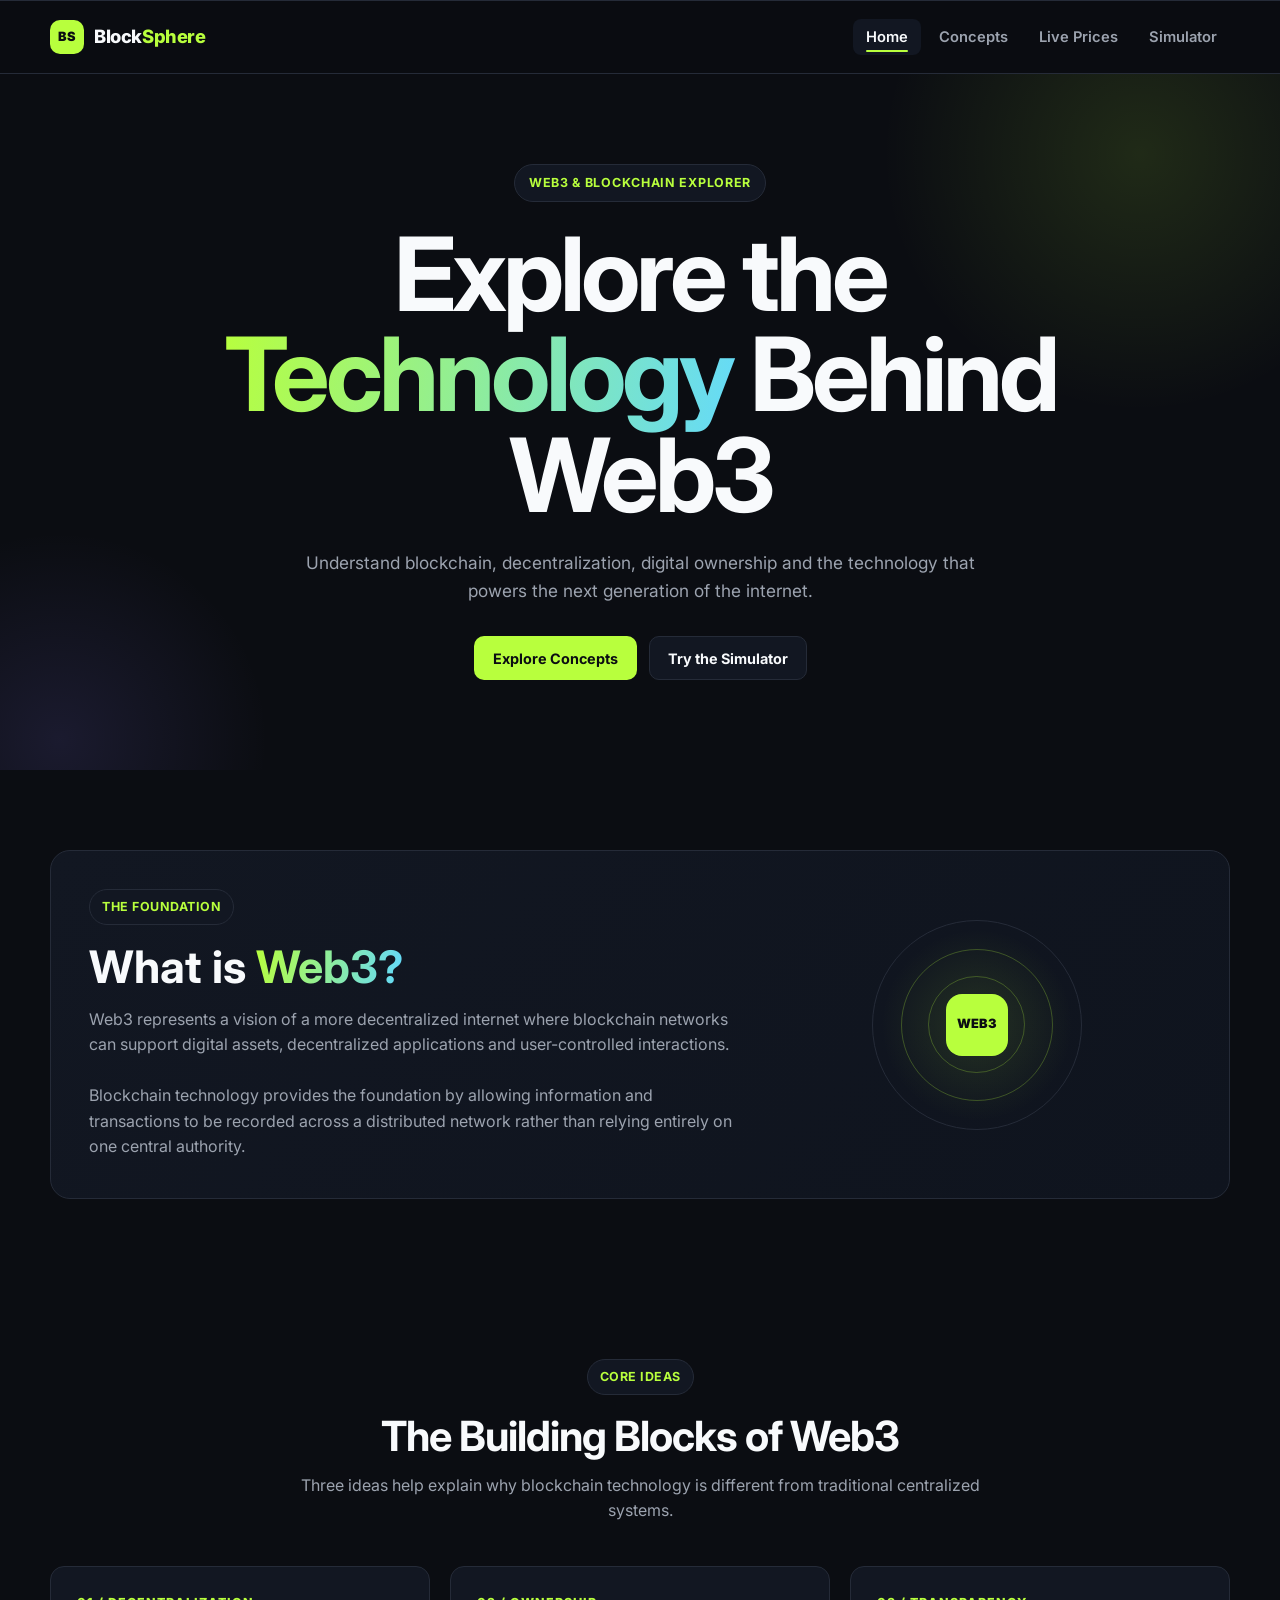
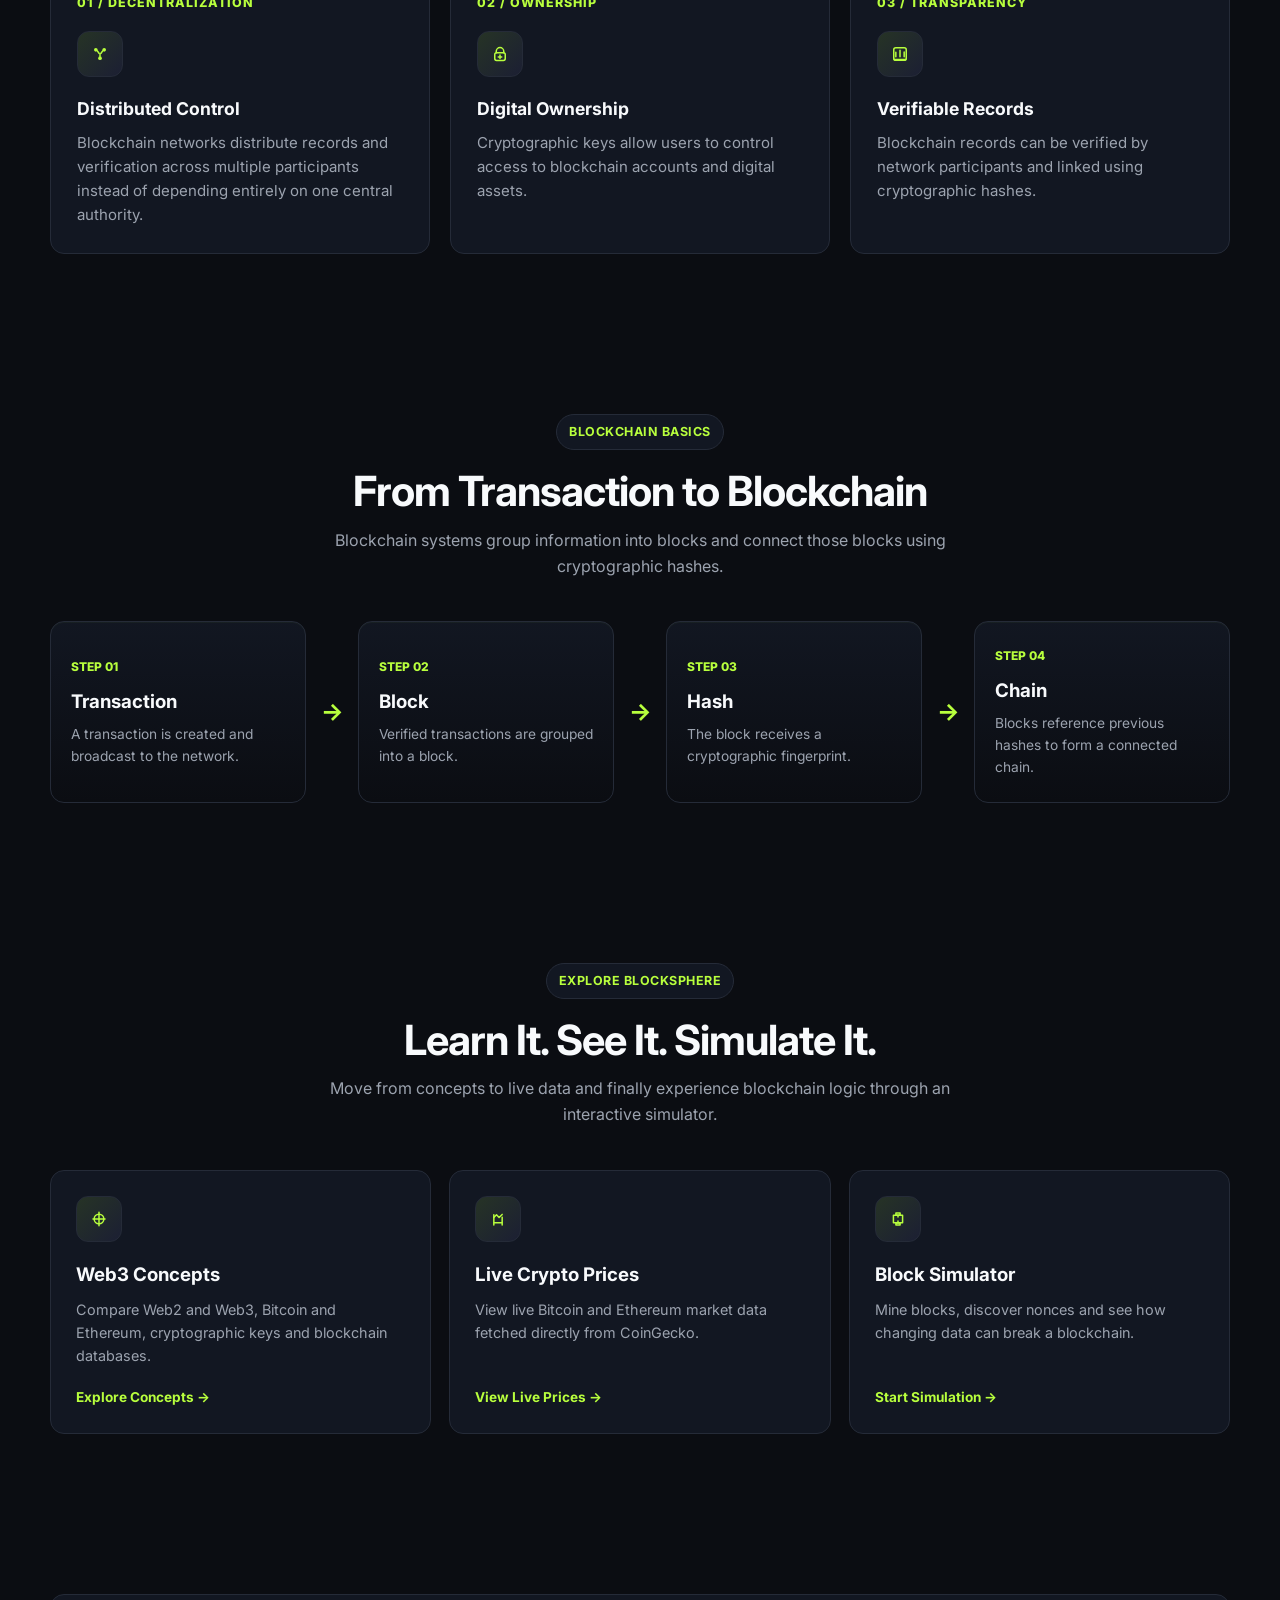
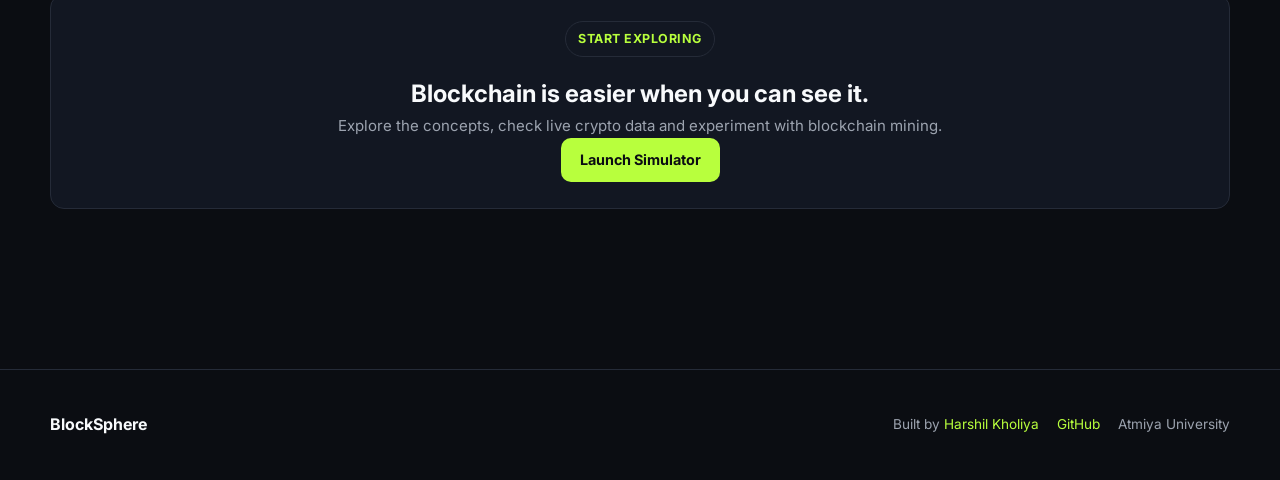
<file: index.html>
<!DOCTYPE html>
<html lang="en">

<head>

    <meta charset="UTF-8">

    <meta name="viewport" content="width=device-width, initial-scale=1.0">

    <meta name="description" content="BlockSphere - Explore Web3, blockchain concepts and decentralized technology.">

    <title>BlockSphere | Home</title>

    <!-- Google Font -->
    <link rel="preconnect" href="https://fonts.googleapis.com">
    <link rel="preconnect" href="https://fonts.gstatic.com" crossorigin>

    <link href="https://fonts.googleapis.com/css2?family=Inter:wght@400;500;600;700;800&display=swap" rel="stylesheet">

    <!-- Global Styles -->
    <link rel="stylesheet" href="css/style.css">

</head>

<!-- ================= LIVE MARKET TICKER ================= -->

<section class="market-ticker" aria-label="Live cryptocurrency prices">

    <script src="https://widgets.coingecko.com/gecko-coin-price-marquee-widget.js"></script>

    <gecko-coin-price-marquee-widget
        locale="en"
        dark-mode="true"
        outlined="true"
        coin-ids="bitcoin,arbitrum,polygon-ecosystem-token,binancecoin,ethereum,tether,solana,litecoin"
        initial-currency="inr">
    </gecko-coin-price-marquee-widget>

</section>


<body>




    <!-- ================= HEADER ================= -->

    <header class="site-header">




        <div class="container navbar">

            <a href="index.html" class="logo" aria-label="BlockSphere Home">

                <span class="logo-mark">
                    BS
                </span>

                <span class="logo-text">
                    Block<span>Sphere</span>
                </span>

            </a>


            <nav aria-label="Main navigation">

                <ul class="nav-links">

                    <li>
                        <a href="index.html" class="nav-link active">
                            Home
                        </a>
                    </li>

                    <li>
                        <a href="concepts.html" class="nav-link">
                            Concepts
                        </a>
                    </li>

                    <li>
                        <a href="prices.html" class="nav-link">
                            Live Prices
                        </a>
                    </li>

                    <li>
                        <a href="simulator.html" class="nav-link">
                            Simulator
                        </a>
                    </li>

                </ul>

            </nav>

        </div>

    </header>


 





    <!-- ================= MAIN ================= -->

    <main>

    <!-- ================= HERO ================= -->

    <section class="hero">

        <div class="container hero-content">

            <div class="hero-eyebrow">
                Web3 & Blockchain Explorer
            </div>


            <h1 class="hero-title">

                Explore the
                <span class="gradient-text">
                    Technology
                </span>
                Behind Web3

            </h1>


            <p class="hero-description">

                Understand blockchain, decentralization,
                digital ownership and the technology that
                powers the next generation of the internet.

            </p>


            <div class="hero-actions">

                <a
                    href="concepts.html"
                    class="btn btn-primary"
                >
                    Explore Concepts
                </a>


                <a
                    href="simulator.html"
                    class="btn btn-secondary"
                >
                    Try the Simulator
                </a>

            </div>

        </div>

    </section>


    <!-- ================= WEB3 INTRO ================= -->

    <section class="section web3-intro">

        <div class="container">

            <div class="web3-intro-card">


                <div class="web3-intro-content">

                    <div class="page-eyebrow">
                        The Foundation
                    </div>


                    <h2>
                        What is
                        <span class="gradient-text">
                            Web3?
                        </span>
                    </h2>


                    <p>

                        Web3 represents a vision of a more
                        decentralized internet where blockchain
                        networks can support digital assets,
                        decentralized applications and
                        user-controlled interactions.

                    </p>

                    <br>

                    <p>

                        Blockchain technology provides the
                        foundation by allowing information and
                        transactions to be recorded across a
                        distributed network rather than relying
                        entirely on one central authority.

                    </p>

                </div>


                <div class="web3-visual">

                    <div class="web3-orbit">

                        <div class="web3-orbit-center">
                            WEB3
                        </div>

                    </div>

                </div>

            </div>

        </div>

    </section>


    <!-- ================= CORE PILLARS ================= -->

    <section class="section">

        <div class="container">

            <div class="section-header">

                <div class="page-eyebrow">
                    Core Ideas
                </div>

                <h2>
                    The Building Blocks
                    of Web3
                </h2>

                <p>
                    Three ideas help explain why
                    blockchain technology is different
                    from traditional centralized systems.
                </p>

            </div>


            <div class="grid grid-3">


                <!-- Pillar 1 -->

                <article class="card">

                    <div class="pillar-number">
                        01 / DECENTRALIZATION
                    </div>

                    <div class="card-icon" aria-label="Decentralization icon">
                        <svg viewBox="0 0 24 24" aria-hidden="true">
                            <circle cx="7" cy="7" r="2.2" class="solid"></circle>
                            <circle cx="17" cy="7" r="2.2" class="solid"></circle>
                            <circle cx="12" cy="17" r="2.2" class="solid"></circle>
                            <path d="M8.8 8.2 10.8 11.1M15.2 8.2 13.2 11.1M12 14.8v-2.7"></path>
                        </svg>
                    </div>

                    <h3>
                        Distributed Control
                    </h3>

                    <p>

                        Blockchain networks distribute
                        records and verification across
                        multiple participants instead of
                        depending entirely on one central
                        authority.

                    </p>

                </article>


                <!-- Pillar 2 -->

                <article class="card">

                    <div class="pillar-number">
                        02 / OWNERSHIP
                    </div>

                    <div class="card-icon" aria-label="Digital ownership icon">
                        <svg viewBox="0 0 24 24" aria-hidden="true">
                            <path d="M7.5 10.5V8.8A4.5 4.5 0 0 1 12 4.3a4.5 4.5 0 0 1 4.5 4.5v1.7"></path>
                            <rect x="5.7" y="10.5" width="12.6" height="9.2" rx="2.2"></rect>
                            <path d="M12 13.3v4.2M9.9 15.5h4.2"></path>
                        </svg>
                    </div>

                    <h3>
                        Digital Ownership
                    </h3>

                    <p>

                        Cryptographic keys allow users
                        to control access to blockchain
                        accounts and digital assets.

                    </p>

                </article>


                <!-- Pillar 3 -->

                <article class="card">

                    <div class="pillar-number">
                        03 / TRANSPARENCY
                    </div>

                    <div class="card-icon" aria-label="Transparency icon">
                        <svg viewBox="0 0 24 24" aria-hidden="true">
                            <path d="M5 18.5h14"></path>
                            <path d="M7 15.2V9.8M12 15.2V7.5M17 15.2v-5.5"></path>
                            <rect x="4.5" y="4.5" width="15" height="15" rx="2.5"></rect>
                        </svg>
                    </div>

                    <h3>
                        Verifiable Records
                    </h3>

                    <p>

                        Blockchain records can be verified
                        by network participants and linked
                        using cryptographic hashes.

                    </p>

                </article>

            </div>

        </div>

    </section>


    <!-- ================= BLOCKCHAIN FLOW ================= -->

    <section class="section">

        <div class="container">

            <div class="section-header">

                <div class="page-eyebrow">
                    Blockchain Basics
                </div>

                <h2>
                    From Transaction
                    to Blockchain
                </h2>

                <p>

                    Blockchain systems group information
                    into blocks and connect those blocks
                    using cryptographic hashes.

                </p>

            </div>


            <div class="blockchain-flow">


                <div class="flow-item">

                    <div class="flow-number">
                        STEP 01
                    </div>

                    <h3>
                        Transaction
                    </h3>

                    <p>
                        A transaction is created
                        and broadcast to the network.
                    </p>

                </div>


                <div class="flow-arrow">
                    →
                </div>


                <div class="flow-item">

                    <div class="flow-number">
                        STEP 02
                    </div>

                    <h3>
                        Block
                    </h3>

                    <p>
                        Verified transactions are
                        grouped into a block.
                    </p>

                </div>


                <div class="flow-arrow">
                    →
                </div>


                <div class="flow-item">

                    <div class="flow-number">
                        STEP 03
                    </div>

                    <h3>
                        Hash
                    </h3>

                    <p>
                        The block receives a cryptographic
                        fingerprint.
                    </p>

                </div>


                <div class="flow-arrow">
                    →
                </div>


                <div class="flow-item">

                    <div class="flow-number">
                        STEP 04
                    </div>

                    <h3>
                        Chain
                    </h3>

                    <p>
                        Blocks reference previous hashes
                        to form a connected chain.
                    </p>

                </div>

            </div>

        </div>

    </section>


    <!-- ================= EXPLORE ================= -->

    <section class="section">

        <div class="container">

            <div class="section-header">

                <div class="page-eyebrow">
                    Explore BlockSphere
                </div>

                <h2>
                    Learn It.
                    See It.
                    Simulate It.
                </h2>

                <p>

                    Move from concepts to live data and
                    finally experience blockchain logic
                    through an interactive simulator.

                </p>

            </div>


            <div class="explore-grid">


                <a
                    href="concepts.html"
                    class="explore-card"
                >

                    <div class="card-icon" aria-label="Web3 concepts icon">
                        <svg viewBox="0 0 24 24" aria-hidden="true">
                            <path d="M12 3.8v16.4M4.8 12h14.4"></path>
                            <circle cx="12" cy="12" r="5.8"></circle>
                        </svg>
                    </div>

                    <h3>
                        Web3 Concepts
                    </h3>

                    <p>

                        Compare Web2 and Web3,
                        Bitcoin and Ethereum,
                        cryptographic keys and
                        blockchain databases.

                    </p>

                    <span class="explore-link">
                        Explore Concepts →
                    </span>

                </a>


                <a
                    href="prices.html"
                    class="explore-card"
                >

                    <div class="card-icon" aria-label="Live crypto prices icon">
                        <svg viewBox="0 0 24 24" aria-hidden="true">
                            <path d="M7.5 16.5h9"></path>
                            <path d="M7 10.2 10.2 7l3.1 3.2 3.7-3.7"></path>
                            <path d="M7 19.2V6.8M17 19.2V10"></path>
                        </svg>
                    </div>

                    <h3>
                        Live Crypto Prices
                    </h3>

                    <p>

                        View live Bitcoin and Ethereum
                        market data fetched directly
                        from CoinGecko.

                    </p>

                    <span class="explore-link">
                        View Live Prices →
                    </span>

                </a>


                <a
                    href="simulator.html"
                    class="explore-card"
                >

                    <div class="card-icon" aria-label="Block simulator icon">
                        <svg viewBox="0 0 24 24" aria-hidden="true">
                            <path d="M6.5 7.5h11v9h-11z"></path>
                            <path d="M9.5 4.8h5v2.7h-5zM9.5 16.8h5v2.4h-5z"></path>
                            <path d="M12 7.5v2.2M12 14.3v2.2"></path>
                        </svg>
                    </div>

                    <h3>
                        Block Simulator
                    </h3>

                    <p>

                        Mine blocks, discover nonces
                        and see how changing data can
                        break a blockchain.

                    </p>

                    <span class="explore-link">
                        Start Simulation →
                    </span>

                </a>

            </div>

        </div>

    </section>


    <!-- ================= FINAL CTA ================= -->

    <section class="section">

        <div class="container">

            <div class="card text-center">

                <div class="page-eyebrow">
                    Start Exploring
                </div>

                <h2>
                    Blockchain is easier
                    when you can see it.
                </h2>

                <p class="text-muted">

                    Explore the concepts, check live
                    crypto data and experiment with
                    blockchain mining.

                </p>

                <div class="hero-actions">

                    <a
                        href="simulator.html"
                        class="btn btn-primary"
                    >
                        Launch Simulator
                    </a>

                </div>

            </div>

        </div>

    </section>

</main>


    <!-- ================= FOOTER ================= -->

    <footer class="site-footer">

        <div class="container footer-inner">

            <div class="footer-brand">
                BlockSphere
            </div>


            <div class="footer-meta">

                <span>
                    Built by <a href="https://hn-kholiya2.netlify.app/" rel="noopener noreferrer" class="footer-link">Harshil Kholiya</a> 
                </span>

                <a href="https://github.com/hnkholiya" target="_blank" rel="noopener noreferrer" class="footer-link">
                    GitHub
                </a>

                <span>
                    Atmiya University
                </span>

            </div>

        </div>

    </footer>


    <script src="js/main.js"></script>

</body>

</html>
</file>
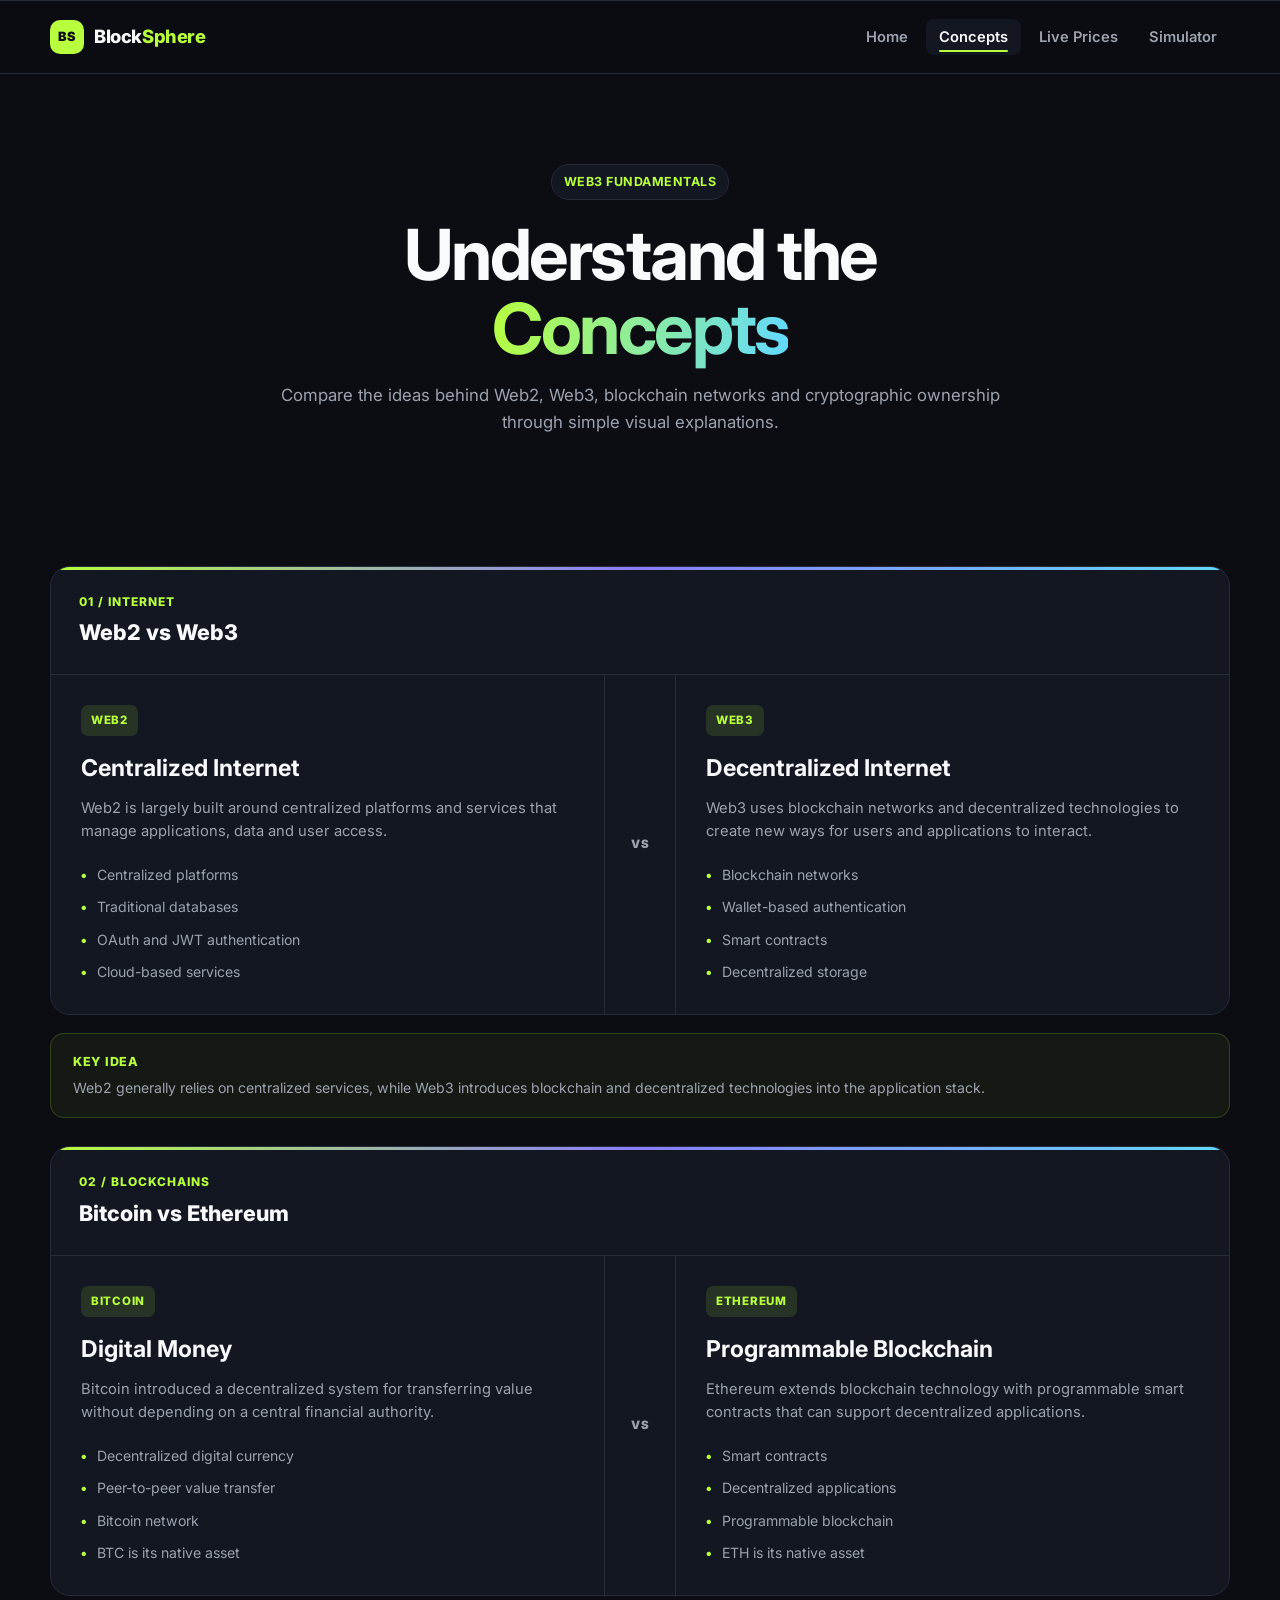
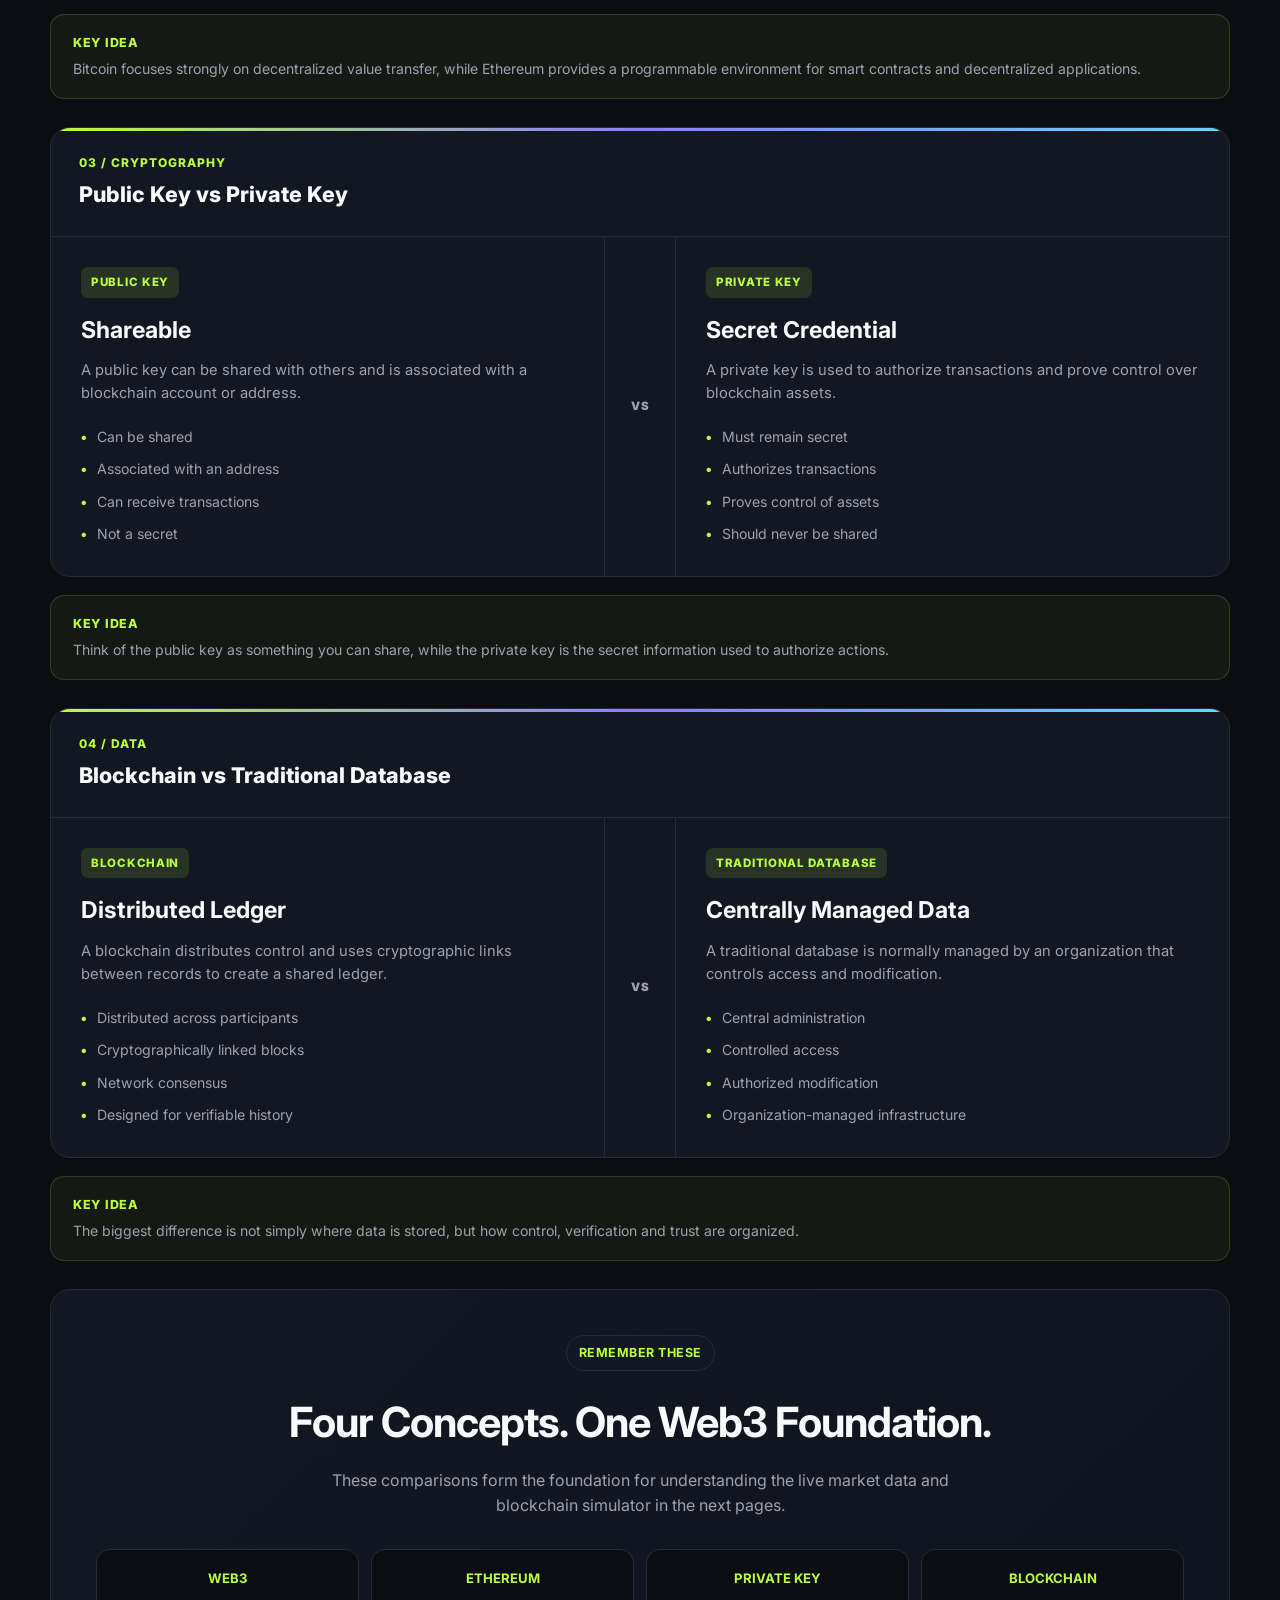
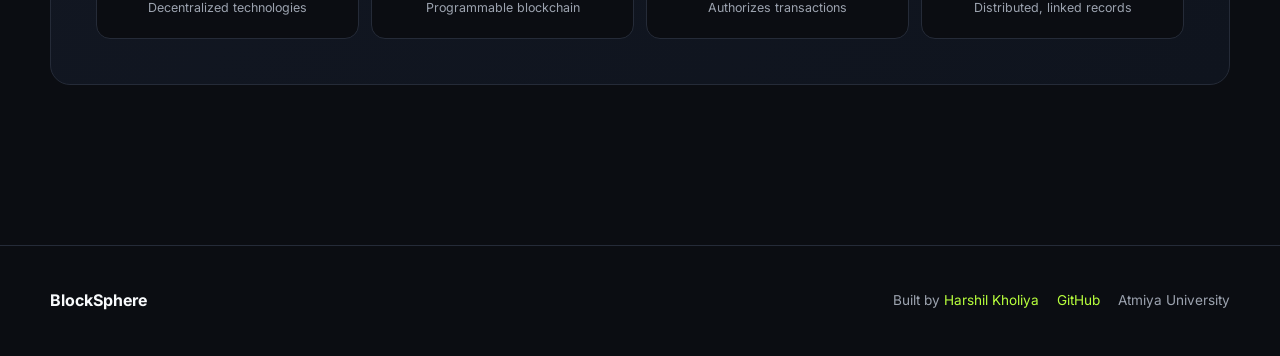
<file: concepts.html>
<!DOCTYPE html>
<html lang="en">

<head>

    <meta charset="UTF-8">

    <meta
        name="viewport"
        content="width=device-width, initial-scale=1.0"
    >

    <meta
        name="description"
        content="BlockSphere - Explore Web3, blockchain concepts and decentralized technology."
    >

    <title>BlockSphere | Concepts</title>

    <!-- Google Font -->
    <link rel="preconnect" href="https://fonts.googleapis.com">
    <link rel="preconnect" href="https://fonts.gstatic.com" crossorigin>

    <link
        href="https://fonts.googleapis.com/css2?family=Inter:wght@400;500;600;700;800&display=swap"
        rel="stylesheet"
    >

    <!-- Global Styles -->
    <link rel="stylesheet" href="css/style.css">

</head>


<!-- ================= LIVE MARKET TICKER ================= -->

<section class="market-ticker" aria-label="Live cryptocurrency prices">

    <script src="https://widgets.coingecko.com/gecko-coin-price-marquee-widget.js"></script>

    <gecko-coin-price-marquee-widget
        locale="en"
        dark-mode="true"
        outlined="true"
        coin-ids="bitcoin,arbitrum,polygon-ecosystem-token,binancecoin,ethereum,tether,solana,litecoin"
        initial-currency="inr">
    </gecko-coin-price-marquee-widget>

</section>


<body>

    <!-- ================= HEADER ================= -->

    <header class="site-header">

        <div class="container navbar">

            <a
                href="index.html"
                class="logo"
                aria-label="BlockSphere Home"
            >

                <span class="logo-mark">
                    BS
                </span>

                <span class="logo-text">
                    Block<span>Sphere</span>
                </span>

            </a>


            <nav aria-label="Main navigation">

                <ul class="nav-links">

                    <li>
                        <a
                            href="index.html"
                            class="nav-link"
                        >
                            Home
                        </a>
                    </li>

                    <li>
                        <a
                            href="concepts.html"
                            class="nav-link active"
                        >
                            Concepts
                        </a>
                    </li>

                    <li>
                        <a
                            href="prices.html"
                            class="nav-link"
                        >
                            Live Prices
                        </a>
                    </li>

                    <li>
                        <a
                            href="simulator.html"
                            class="nav-link"
                        >
                            Simulator
                        </a>
                    </li>

                </ul>

            </nav>

        </div>

    </header>


    <!-- ================= MAIN ================= -->

    <main>

    <!-- ================= PAGE HEADER ================= -->

    <section class="page-header">

        <div class="container page-header-inner">

            <div class="page-eyebrow">
                Web3 Fundamentals
            </div>

            <h1>
                Understand the
                <span class="gradient-text">
                    Concepts
                </span>
            </h1>

            <p>
                Compare the ideas behind Web2, Web3,
                blockchain networks and cryptographic
                ownership through simple visual explanations.
            </p>

        </div>

    </section>


    <!-- ================= CONCEPTS ================= -->

    <section class="section">

        <div class="container">


            <!-- =================================================
                 01 — WEB2 VS WEB3
                 ================================================= -->

            <article class="comparison-section">

                <div class="comparison-card">


                    <div class="comparison-header">

                        <div>

                            <div class="comparison-number">
                                01 / INTERNET
                            </div>

                            <div class="comparison-title">
                                Web2 vs Web3
                            </div>

                        </div>

                    </div>


                    <div class="comparison-body">


                        <!-- WEB2 -->

                        <div class="comparison-side">

                            <div class="comparison-label">
                                WEB2
                            </div>

                            <h3>
                                Centralized Internet
                            </h3>

                            <p>
                                Web2 is largely built around
                                centralized platforms and services
                                that manage applications, data and
                                user access.
                            </p>


                            <div class="comparison-points">

                                <div class="comparison-point">
                                    Centralized platforms
                                </div>

                                <div class="comparison-point">
                                    Traditional databases
                                </div>

                                <div class="comparison-point">
                                    OAuth and JWT authentication
                                </div>

                                <div class="comparison-point">
                                    Cloud-based services
                                </div>

                            </div>

                        </div>


                        <!-- VS -->

                        <div class="comparison-vs">
                            VS
                        </div>


                        <!-- WEB3 -->

                        <div class="comparison-side">

                            <div class="comparison-label">
                                WEB3
                            </div>

                            <h3>
                                Decentralized Internet
                            </h3>

                            <p>
                                Web3 uses blockchain networks and
                                decentralized technologies to create
                                new ways for users and applications
                                to interact.
                            </p>


                            <div class="comparison-points">

                                <div class="comparison-point">
                                    Blockchain networks
                                </div>

                                <div class="comparison-point">
                                    Wallet-based authentication
                                </div>

                                <div class="comparison-point">
                                    Smart contracts
                                </div>

                                <div class="comparison-point">
                                    Decentralized storage
                                </div>

                            </div>

                        </div>

                    </div>

                </div>


                <div class="key-idea">

                    <div class="key-idea-title">
                        Key Idea
                    </div>

                    <p>
                        Web2 generally relies on centralized
                        services, while Web3 introduces blockchain
                        and decentralized technologies into the
                        application stack.
                    </p>

                </div>

            </article>


            <!-- =================================================
                 02 — BITCOIN VS ETHEREUM
                 ================================================= -->

            <article class="comparison-section">

                <div class="comparison-card">


                    <div class="comparison-header">

                        <div>

                            <div class="comparison-number">
                                02 / BLOCKCHAINS
                            </div>

                            <div class="comparison-title">
                                Bitcoin vs Ethereum
                            </div>

                        </div>

                    </div>


                    <div class="comparison-body">


                        <!-- BITCOIN -->

                        <div class="comparison-side">

                            <div class="comparison-label">
                                BITCOIN
                            </div>

                            <h3>
                                Digital Money
                            </h3>

                            <p>
                                Bitcoin introduced a decentralized
                                system for transferring value without
                                depending on a central financial
                                authority.
                            </p>


                            <div class="comparison-points">

                                <div class="comparison-point">
                                    Decentralized digital currency
                                </div>

                                <div class="comparison-point">
                                    Peer-to-peer value transfer
                                </div>

                                <div class="comparison-point">
                                    Bitcoin network
                                </div>

                                <div class="comparison-point">
                                    BTC is its native asset
                                </div>

                            </div>

                        </div>


                        <div class="comparison-vs">
                            VS
                        </div>


                        <!-- ETHEREUM -->

                        <div class="comparison-side">

                            <div class="comparison-label">
                                ETHEREUM
                            </div>

                            <h3>
                                Programmable Blockchain
                            </h3>

                            <p>
                                Ethereum extends blockchain technology
                                with programmable smart contracts that
                                can support decentralized applications.
                            </p>


                            <div class="comparison-points">

                                <div class="comparison-point">
                                    Smart contracts
                                </div>

                                <div class="comparison-point">
                                    Decentralized applications
                                </div>

                                <div class="comparison-point">
                                    Programmable blockchain
                                </div>

                                <div class="comparison-point">
                                    ETH is its native asset
                                </div>

                            </div>

                        </div>

                    </div>

                </div>


                <div class="key-idea">

                    <div class="key-idea-title">
                        Key Idea
                    </div>

                    <p>
                        Bitcoin focuses strongly on decentralized
                        value transfer, while Ethereum provides a
                        programmable environment for smart contracts
                        and decentralized applications.
                    </p>

                </div>

            </article>


            <!-- =================================================
                 03 — PUBLIC VS PRIVATE KEY
                 ================================================= -->

            <article class="comparison-section">

                <div class="comparison-card">


                    <div class="comparison-header">

                        <div>

                            <div class="comparison-number">
                                03 / CRYPTOGRAPHY
                            </div>

                            <div class="comparison-title">
                                Public Key vs Private Key
                            </div>

                        </div>

                    </div>


                    <div class="comparison-body">


                        <!-- PUBLIC KEY -->

                        <div class="comparison-side">

                            <div class="comparison-label">
                                PUBLIC KEY
                            </div>

                            <h3>
                                Shareable
                            </h3>

                            <p>
                                A public key can be shared with others
                                and is associated with a blockchain
                                account or address.
                            </p>


                            <div class="comparison-points">

                                <div class="comparison-point">
                                    Can be shared
                                </div>

                                <div class="comparison-point">
                                    Associated with an address
                                </div>

                                <div class="comparison-point">
                                    Can receive transactions
                                </div>

                                <div class="comparison-point">
                                    Not a secret
                                </div>

                            </div>

                        </div>


                        <div class="comparison-vs">
                            VS
                        </div>


                        <!-- PRIVATE KEY -->

                        <div class="comparison-side">

                            <div class="comparison-label">
                                PRIVATE KEY
                            </div>

                            <h3>
                                Secret Credential
                            </h3>

                            <p>
                                A private key is used to authorize
                                transactions and prove control over
                                blockchain assets.
                            </p>


                            <div class="comparison-points">

                                <div class="comparison-point">
                                    Must remain secret
                                </div>

                                <div class="comparison-point">
                                    Authorizes transactions
                                </div>

                                <div class="comparison-point">
                                    Proves control of assets
                                </div>

                                <div class="comparison-point">
                                    Should never be shared
                                </div>

                            </div>

                        </div>

                    </div>

                </div>


                <div class="key-idea">

                    <div class="key-idea-title">
                        Key Idea
                    </div>

                    <p>
                        Think of the public key as something you can
                        share, while the private key is the secret
                        information used to authorize actions.
                    </p>

                </div>

            </article>


            <!-- =================================================
                 04 — BLOCKCHAIN VS DATABASE
                 ================================================= -->

            <article class="comparison-section">

                <div class="comparison-card">


                    <div class="comparison-header">

                        <div>

                            <div class="comparison-number">
                                04 / DATA
                            </div>

                            <div class="comparison-title">
                                Blockchain vs Traditional Database
                            </div>

                        </div>

                    </div>


                    <div class="comparison-body">


                        <!-- BLOCKCHAIN -->

                        <div class="comparison-side">

                            <div class="comparison-label">
                                BLOCKCHAIN
                            </div>

                            <h3>
                                Distributed Ledger
                            </h3>

                            <p>
                                A blockchain distributes control and
                                uses cryptographic links between records
                                to create a shared ledger.
                            </p>


                            <div class="comparison-points">

                                <div class="comparison-point">
                                    Distributed across participants
                                </div>

                                <div class="comparison-point">
                                    Cryptographically linked blocks
                                </div>

                                <div class="comparison-point">
                                    Network consensus
                                </div>

                                <div class="comparison-point">
                                    Designed for verifiable history
                                </div>

                            </div>

                        </div>


                        <div class="comparison-vs">
                            VS
                        </div>


                        <!-- DATABASE -->

                        <div class="comparison-side">

                            <div class="comparison-label">
                                TRADITIONAL DATABASE
                            </div>

                            <h3>
                                Centrally Managed Data
                            </h3>

                            <p>
                                A traditional database is normally
                                managed by an organization that controls
                                access and modification.
                            </p>


                            <div class="comparison-points">

                                <div class="comparison-point">
                                    Central administration
                                </div>

                                <div class="comparison-point">
                                    Controlled access
                                </div>

                                <div class="comparison-point">
                                    Authorized modification
                                </div>

                                <div class="comparison-point">
                                    Organization-managed infrastructure
                                </div>

                            </div>

                        </div>

                    </div>

                </div>


                <div class="key-idea">

                    <div class="key-idea-title">
                        Key Idea
                    </div>

                    <p>
                        The biggest difference is not simply where
                        data is stored, but how control, verification
                        and trust are organized.
                    </p>

                </div>

            </article>


            <!-- ================= MEMORY ================= -->

            <section class="concepts-memory">

                <div class="page-eyebrow">
                    Remember These
                </div>

                <h2>
                    Four Concepts.
                    One Web3 Foundation.
                </h2>

                <p>
                    These comparisons form the foundation for
                    understanding the live market data and
                    blockchain simulator in the next pages.
                </p>


                <div class="memory-grid">

                    <div class="memory-item">

                        <strong>
                            WEB3
                        </strong>

                        <span>
                            Decentralized technologies
                        </span>

                    </div>


                    <div class="memory-item">

                        <strong>
                            ETHEREUM
                        </strong>

                        <span>
                            Programmable blockchain
                        </span>

                    </div>


                    <div class="memory-item">

                        <strong>
                            PRIVATE KEY
                        </strong>

                        <span>
                            Authorizes transactions
                        </span>

                    </div>


                    <div class="memory-item">

                        <strong>
                            BLOCKCHAIN
                        </strong>

                        <span>
                            Distributed, linked records
                        </span>

                    </div>

                </div>

            </section>

        </div>

    </section>

</main>


    <!-- ================= FOOTER ================= -->

    <footer class="site-footer">

        <div class="container footer-inner">

            <div class="footer-brand">
                BlockSphere
            </div>


            <div class="footer-meta">

                <span>
                    Built by <a href="https://hn-kholiya2.netlify.app/" rel="noopener noreferrer" class="footer-link">Harshil Kholiya</a> 
                </span>

                <a href="https://github.com/hnkholiya" target="_blank" rel="noopener noreferrer" class="footer-link">
                    GitHub
                </a>

                <span>
                    Atmiya University
                </span>

            </div>

        </div>

    </footer>


    <script src="js/main.js"></script>

</body>

</html>
</file>
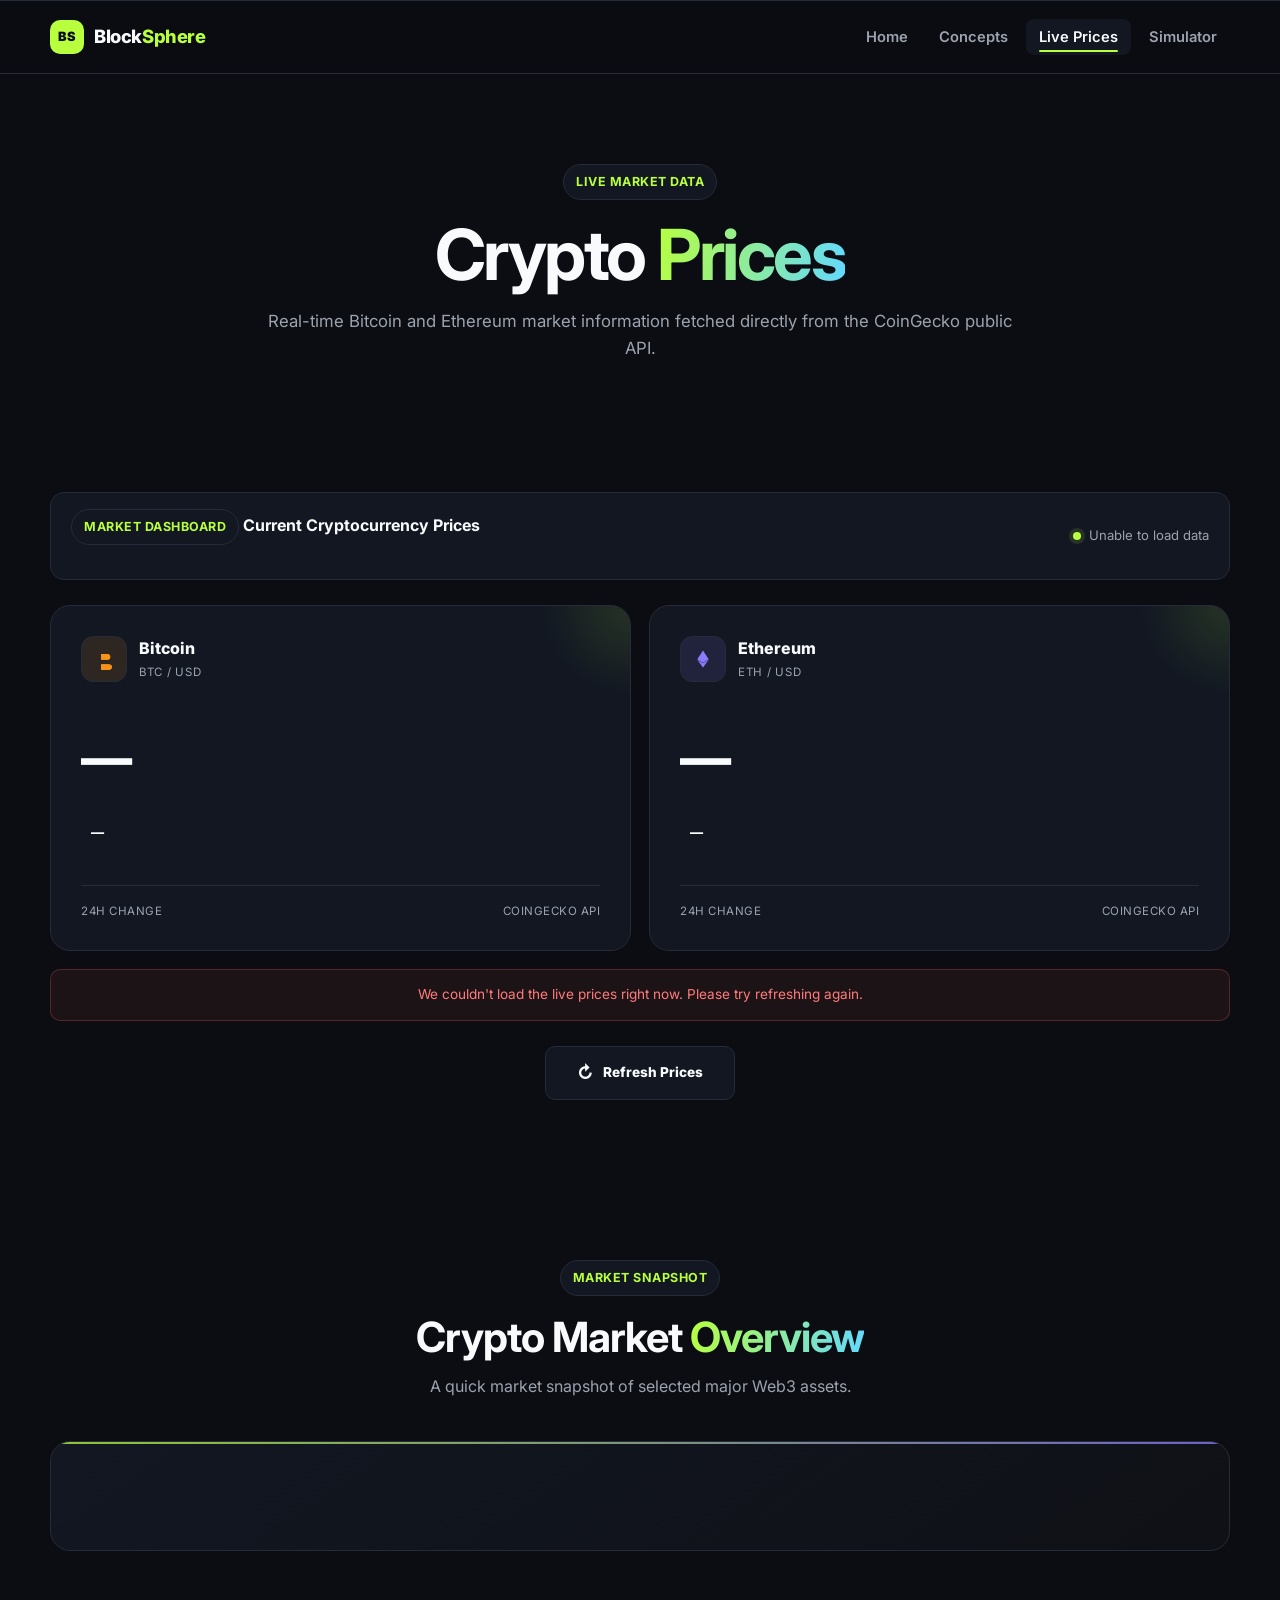
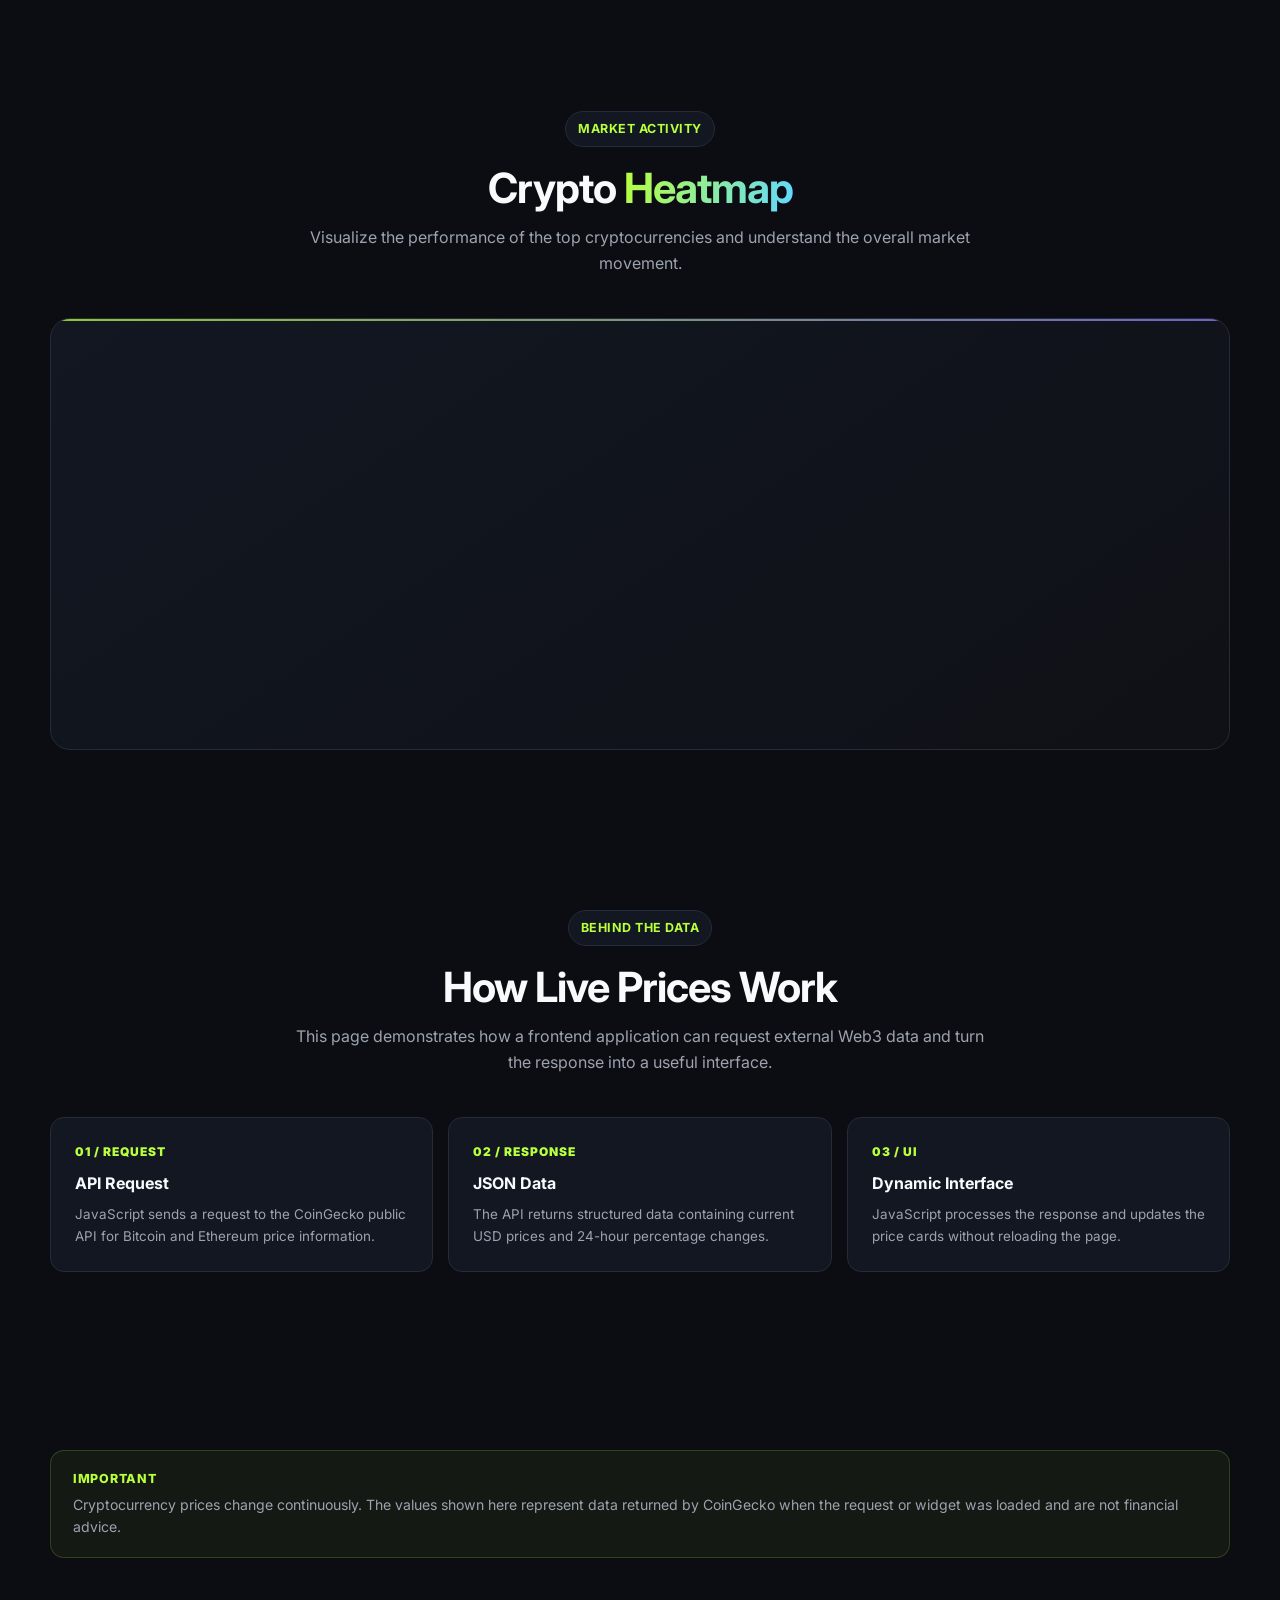
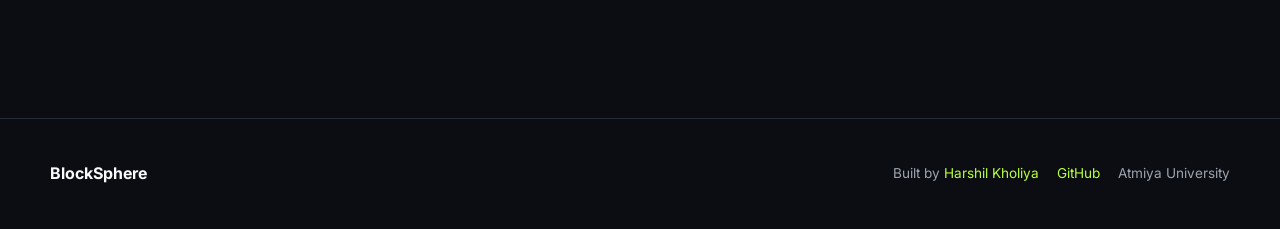
<file: prices.html>
<!DOCTYPE html>
<html lang="en">

<head>

    <meta charset="UTF-8">

    <meta
        name="viewport"
        content="width=device-width, initial-scale=1.0"
    >

    <meta
        name="description"
        content="BlockSphere - Live cryptocurrency prices, market data and Web3 insights."
    >

    <title>BlockSphere | Live Prices</title>


    <!-- Google Font -->

    <link
        rel="preconnect"
        href="https://fonts.googleapis.com"
    >

    <link
        rel="preconnect"
        href="https://fonts.gstatic.com"
        crossorigin
    >

    <link
        href="https://fonts.googleapis.com/css2?family=Inter:wght@400;500;600;700;800&display=swap"
        rel="stylesheet"
    >


    <!-- Global Styles -->

    <link
        rel="stylesheet"
        href="css/style.css"
    >


    <!-- =====================================================
         COINGECKO WIDGETS
         ===================================================== -->

    <!-- Global Crypto Marquee -->

    <script src="https://widgets.coingecko.com/gecko-coin-price-marquee-widget.js"></script>


    <!-- Coin Static Headline -->

    <script src="https://widgets.coingecko.com/gecko-coin-price-static-headline-widget.js"></script>


    <!-- Coin Heatmap -->

    <script src="https://widgets.coingecko.com/gecko-coin-heatmap-widget.js"></script>


</head>


<body>


    <!-- =====================================================
         GLOBAL MARKET TICKER
         ===================================================== -->

    <section
        class="market-ticker"
        aria-label="Live cryptocurrency prices"
    >

        <gecko-coin-price-marquee-widget
            locale="en"
            dark-mode="true"
            outlined="true"
            coin-ids="bitcoin,arbitrum,polygon-ecosystem-token,binancecoin,ethereum,tether,solana,litecoin"
            initial-currency="inr"
        >
        </gecko-coin-price-marquee-widget>

    </section>



    <!-- =====================================================
         HEADER
         ===================================================== -->

    <header class="site-header">

        <div class="container navbar">


            <!-- Logo -->

            <a
                href="index.html"
                class="logo"
                aria-label="BlockSphere Home"
            >

                <span class="logo-mark">
                    BS
                </span>

                <span class="logo-text">
                    Block<span>Sphere</span>
                </span>

            </a>


            <!-- Navigation -->

            <nav aria-label="Main navigation">

                <ul class="nav-links">

                    <li>

                        <a
                            href="index.html"
                            class="nav-link"
                        >
                            Home
                        </a>

                    </li>


                    <li>

                        <a
                            href="concepts.html"
                            class="nav-link"
                        >
                            Concepts
                        </a>

                    </li>


                    <li>

                        <a
                            href="prices.html"
                            class="nav-link active"
                        >
                            Live Prices
                        </a>

                    </li>


                    <li>

                        <a
                            href="simulator.html"
                            class="nav-link"
                        >
                            Simulator
                        </a>

                    </li>

                </ul>

            </nav>

        </div>

    </header>



    <!-- =====================================================
         MAIN
         ===================================================== -->

    <main>


        <!-- =================================================
             PAGE HEADER
             ================================================= -->

        <section class="page-header">

            <div class="container page-header-inner">


                <div class="page-eyebrow">
                    Live Market Data
                </div>


                <h1>

                    Crypto

                    <span class="gradient-text">
                        Prices
                    </span>

                </h1>


                <p>
                    Real-time Bitcoin and Ethereum market
                    information fetched directly from the
                    CoinGecko public API.
                </p>


            </div>

        </section>



        <!-- =================================================
             CUSTOM LIVE PRICE DASHBOARD
             ================================================= -->

        <section class="section">

            <div class="container">


                <!-- Market Status -->

                <div class="market-status-bar">

                    <div>

                        <div class="page-eyebrow">
                            Market Dashboard
                        </div>

                        <strong>
                            Current Cryptocurrency Prices
                        </strong>

                    </div>


                    <div class="market-status">

                        <span class="market-status-dot"></span>

                        <span id="market-status-text">
                            Connecting...
                        </span>

                    </div>

                </div>



                <!-- Price Cards -->

                <div
                    id="price-container"
                    class="price-grid"
                >


                    <!-- ==============================
                         BITCOIN
                         ============================== -->

                    <article class="price-card">


                        <div class="coin-header">

                            <div class="coin-info">


                                <div
                                    class="coin-symbol coin-btc"
                                    aria-label="Bitcoin icon"
                                >

                                    <svg
                                        viewBox="0 0 24 24"
                                        aria-hidden="true"
                                    >

                                        <path
                                            d="M12 2.5v3.2M12 18.3v3.2M15.8 6.5c1.8 0 3.2 1.4 3.2 3.2s-1.4 3.2-3.2 3.2H8.8V6.5h7zm-6.9 11.1h8.8c1.8 0 3.2 1.4 3.2 3.2s-1.4 3.2-3.2 3.2H8.9v-6.4z"
                                            fill="currentColor"
                                            opacity="0.96"
                                        />

                                        <path
                                            d="M8.8 6.5h6.5a3.2 3.2 0 0 1 0 6.4H8.8V6.5zm0 11.1h7.2a3.2 3.2 0 0 1 0 6.4H8.8v-6.4z"
                                            fill="none"
                                            stroke="currentColor"
                                            stroke-width="1.6"
                                            stroke-linecap="round"
                                            stroke-linejoin="round"
                                        />

                                    </svg>

                                </div>


                                <div>

                                    <div class="coin-name">
                                        Bitcoin
                                    </div>

                                    <div class="coin-code">
                                        BTC / USD
                                    </div>

                                </div>

                            </div>

                        </div>


                        <div
                            id="bitcoin-price"
                            class="coin-price"
                        >
                            —
                        </div>


                        <div
                            id="bitcoin-change"
                            class="price-change"
                        >
                            —
                        </div>


                        <div class="price-card-footer">

                            <span>
                                24H CHANGE
                            </span>

                            <span>
                                CoinGecko API
                            </span>

                        </div>

                    </article>



                    <!-- ==============================
                         ETHEREUM
                         ============================== -->

                    <article class="price-card">


                        <div class="coin-header">

                            <div class="coin-info">


                                <div
                                    class="coin-symbol coin-eth"
                                    aria-label="Ethereum icon"
                                >

                                    <svg
                                        viewBox="0 0 24 24"
                                        aria-hidden="true"
                                    >

                                        <path
                                            d="M12 2.6 5.8 12.4l6.2 3.7 6.2-3.7L12 2.6zm0 18.8 6.2-8.6-6.2 3.7-6.2-3.7 6.2 8.6z"
                                            fill="currentColor"
                                        />

                                    </svg>

                                </div>


                                <div>

                                    <div class="coin-name">
                                        Ethereum
                                    </div>

                                    <div class="coin-code">
                                        ETH / USD
                                    </div>

                                </div>

                            </div>

                        </div>


                        <div
                            id="ethereum-price"
                            class="coin-price"
                        >
                            —
                        </div>


                        <div
                            id="ethereum-change"
                            class="price-change"
                        >
                            —
                        </div>


                        <div class="price-card-footer">

                            <span>
                                24H CHANGE
                            </span>

                            <span>
                                CoinGecko API
                            </span>

                        </div>

                    </article>


                </div>



                <!-- API Error -->

                <div
                    id="api-error"
                    class="api-error"
                >
                </div>



                <!-- Refresh Button -->

                <div class="refresh-wrapper">

                    <button
                        id="refresh-prices"
                        class="refresh-button"
                        type="button"
                    >

                        <span
                            id="refresh-icon"
                            class="refresh-icon"
                        >
                            ↻
                        </span>


                        <span id="refresh-text">
                            Refresh Prices
                        </span>

                    </button>

                </div>


            </div>

        </section>



        <!-- =================================================
             COINGECKO STATIC HEADLINE
             ================================================= -->

        <section class="section widget-section">

            <div class="container">


                <div class="section-header">

                    <div class="page-eyebrow">
                        Market Snapshot
                    </div>


                    <h2>
                        Crypto Market
                        <span class="gradient-text">
                            Overview
                        </span>
                    </h2>


                    <p>
                        A quick market snapshot of selected
                        major Web3 assets.
                    </p>

                </div>


                <div class="coingecko-widget-card">

                    <script src="https://widgets.coingecko.com/gecko-coin-price-static-headline-widget.js"></script>
<gecko-coin-price-static-headline-widget locale="en" dark-mode="true" transparent-background="true" coin-ids="bitcoin,ethereum,arbitrum,polygon-ecosystem-token,tether,solana" initial-currency="inr"></gecko-coin-price-static-headline-widget>

                </div>

            </div>

        </section>



        <!-- =================================================
             COINGECKO HEATMAP
             ================================================= -->

        <section class="section widget-section">

            <div class="container">


                <div class="section-header">

                    <div class="page-eyebrow">
                        Market Activity
                    </div>


                    <h2>
                        Crypto
                        <span class="gradient-text">
                            Heatmap
                        </span>
                    </h2>


                    <p>
                        Visualize the performance of the
                        top cryptocurrencies and understand
                        the overall market movement.
                    </p>

                </div>


                <div class="coingecko-widget-card heatmap-card">

                    <gecko-coin-heatmap-widget
                        locale="en"
                        dark-mode="true"
                        transparent-background="true"
                        top="25"
                    >
                    </gecko-coin-heatmap-widget>

                </div>

            </div>

        </section>



        <!-- =================================================
             HOW LIVE PRICES WORK
             ================================================= -->

        <section class="section">

            <div class="container">


                <div class="section-header">

                    <div class="page-eyebrow">
                        Behind The Data
                    </div>


                    <h2>
                        How Live Prices Work
                    </h2>


                    <p>
                        This page demonstrates how a frontend
                        application can request external Web3
                        data and turn the response into a
                        useful interface.
                    </p>

                </div>



                <div class="live-data-info">


                    <!-- Request -->

                    <article class="live-info-card">

                        <div class="live-info-number">
                            01 / REQUEST
                        </div>


                        <h3>
                            API Request
                        </h3>


                        <p>
                            JavaScript sends a request to the
                            CoinGecko public API for Bitcoin
                            and Ethereum price information.
                        </p>

                    </article>



                    <!-- Response -->

                    <article class="live-info-card">

                        <div class="live-info-number">
                            02 / RESPONSE
                        </div>


                        <h3>
                            JSON Data
                        </h3>


                        <p>
                            The API returns structured data
                            containing current USD prices
                            and 24-hour percentage changes.
                        </p>

                    </article>



                    <!-- UI -->

                    <article class="live-info-card">

                        <div class="live-info-number">
                            03 / UI
                        </div>


                        <h3>
                            Dynamic Interface
                        </h3>


                        <p>
                            JavaScript processes the response
                            and updates the price cards without
                            reloading the page.
                        </p>

                    </article>


                </div>

            </div>

        </section>



        <!-- =================================================
             IMPORTANT NOTE
             ================================================= -->

        <section class="section">

            <div class="container">


                <div class="key-idea">

                    <div class="key-idea-title">
                        Important
                    </div>


                    <p>
                        Cryptocurrency prices change continuously.
                        The values shown here represent data returned
                        by CoinGecko when the request or widget was
                        loaded and are not financial advice.
                    </p>

                </div>

            </div>

        </section>


    </main>



    <!-- =====================================================
         FOOTER
         ===================================================== -->

    <footer class="site-footer">

        <div class="container footer-inner">


            <div class="footer-brand">
                BlockSphere
            </div>


            <div class="footer-meta">

                <span>
                    Built by <a href="https://hn-kholiya2.netlify.app/" rel="noopener noreferrer" class="footer-link">Harshil Kholiya</a> 
                </span>

                <a href="https://github.com/hnkholiya" target="_blank" rel="noopener noreferrer" class="footer-link">
                    GitHub
                </a>

                <span>
                    Atmiya University
                </span>

            </div>

        </div>

    </footer>



    <!-- =====================================================
         JAVASCRIPT
         ===================================================== -->

    <script src="js/main.js"></script>

    <script src="js/prices.js"></script>


</body>

</html>
</file>
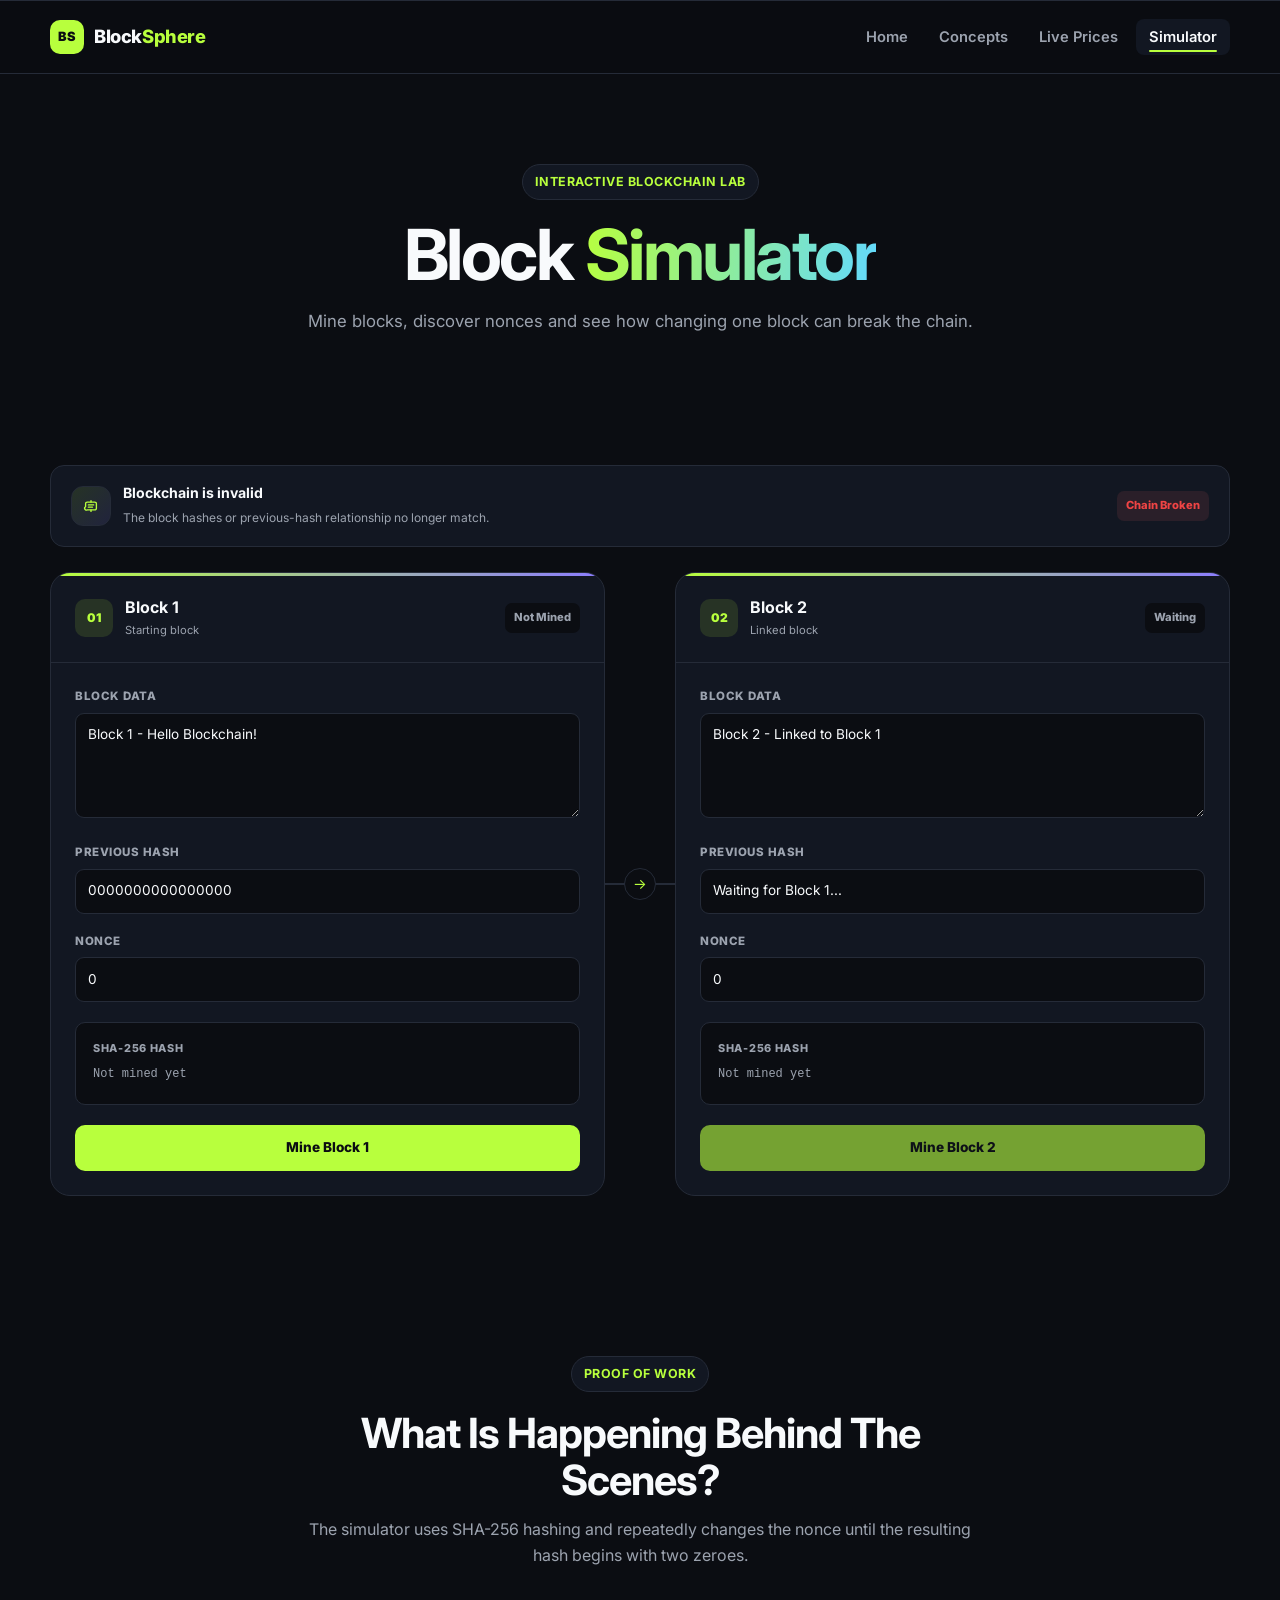
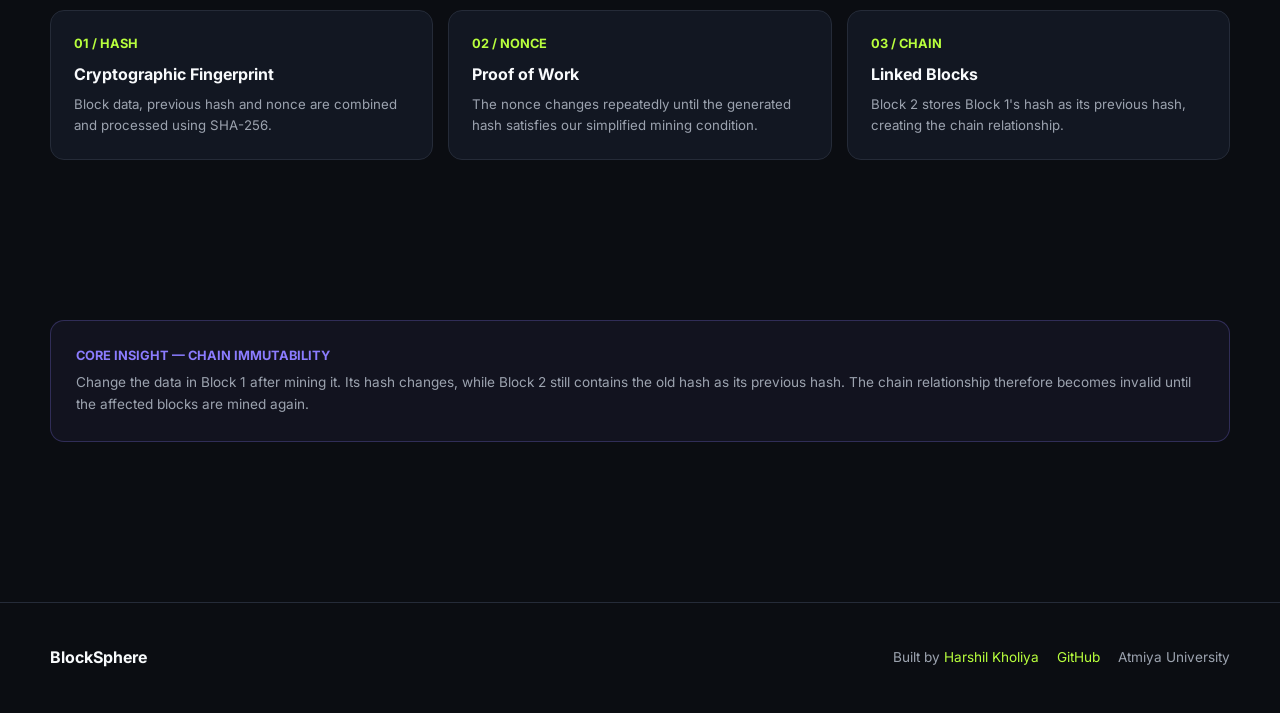
<file: simulator.html>
<!DOCTYPE html>
<html lang="en">

<head>

    <meta charset="UTF-8">

    <meta
        name="viewport"
        content="width=device-width, initial-scale=1.0"
    >

    <meta
        name="description"
        content="BlockSphere - Explore Web3, blockchain concepts and decentralized technology."
    >

    <title>BlockSphere | Home</title>

    <!-- Google Font -->
    <link rel="preconnect" href="https://fonts.googleapis.com">
    <link rel="preconnect" href="https://fonts.gstatic.com" crossorigin>

    <link
        href="https://fonts.googleapis.com/css2?family=Inter:wght@400;500;600;700;800&display=swap"
        rel="stylesheet"
    >

    <!-- Global Styles -->
    <link rel="stylesheet" href="css/style.css">

</head>


<!-- ================= LIVE MARKET TICKER ================= -->

<section class="market-ticker" aria-label="Live cryptocurrency prices">

    <script src="https://widgets.coingecko.com/gecko-coin-price-marquee-widget.js"></script>

    <gecko-coin-price-marquee-widget
        locale="en"
        dark-mode="true"
        outlined="true"
        coin-ids="bitcoin,arbitrum,polygon-ecosystem-token,binancecoin,ethereum,tether,solana,litecoin"
        initial-currency="inr">
    </gecko-coin-price-marquee-widget>

</section>


<body>

    <!-- ================= HEADER ================= -->

    <header class="site-header">

        <div class="container navbar">

            <a
                href="index.html"
                class="logo"
                aria-label="BlockSphere Home"
            >

                <span class="logo-mark">
                    BS
                </span>

                <span class="logo-text">
                    Block<span>Sphere</span>
                </span>

            </a>


            <nav aria-label="Main navigation">

                <ul class="nav-links">

                    <li>
                        <a
                            href="index.html"
                            class="nav-link"
                        >
                            Home
                        </a>
                    </li>

                    <li>
                        <a
                            href="concepts.html"
                            class="nav-link"
                        >
                            Concepts
                        </a>
                    </li>

                    <li>
                        <a
                            href="prices.html"
                            class="nav-link"
                        >
                            Live Prices
                        </a>
                    </li>

                    <li>
                        <a
                            href="simulator.html"
                            class="nav-link active"
                        >
                            Simulator
                        </a>
                    </li>

                </ul>

            </nav>

        </div>

    </header>


    <!-- ================= MAIN ================= -->

    <main>

    <!-- ================= PAGE HEADER ================= -->

    <section class="page-header">

        <div class="container page-header-inner">

            <div class="page-eyebrow">
                Interactive Blockchain Lab
            </div>

            <h1>
                Block
                <span class="gradient-text">
                    Simulator
                </span>
            </h1>

            <p>
                Mine blocks, discover nonces and see how
                changing one block can break the chain.
            </p>

        </div>

    </section>


    <!-- ================= SIMULATOR ================= -->

    <section class="section">

        <div class="container">


            <!-- Chain Status -->

            <div class="chain-status">

                <div class="chain-status-info">

                    <div class="chain-status-icon" aria-label="Blockchain status icon">
                        <svg viewBox="0 0 24 24" aria-hidden="true">
                            <path d="M7 6.8h10a2.2 2.2 0 0 1 2.2 2.2v6a2.2 2.2 0 0 1-2.2 2.2H7A2.2 2.2 0 0 1 4.8 13V9A2.2 2.2 0 0 1 7 6.8z"/>
                            <path d="M8.5 10.5h7M8.5 13.5h5.5M12 4.8v2M12 17.2v2"/>
                        </svg>
                    </div>

                    <div class="chain-status-text">

                        <strong id="chain-status-title">
                            Blockchain Status
                        </strong>

                        <span id="chain-status-description">
                            Mine both blocks to create a valid chain.
                        </span>

                    </div>

                </div>


                <div
                    id="chain-status"
                    class="block-status"
                >
                    Waiting
                </div>

            </div>


            <!-- Blocks -->

            <div class="blocks-grid">


                <!-- ================= BLOCK 1 ================= -->

                <article
                    id="block-1-card"
                    class="block-card"
                >


                    <div class="block-header">

                        <div class="block-title">

                            <div class="block-number">
                                01
                            </div>

                            <div>

                                <h3>
                                    Block 1
                                </h3>

                                <span>
                                    Starting block
                                </span>

                            </div>

                        </div>


                        <div
                            id="block-1-status"
                            class="block-status"
                        >
                            Not Mined
                        </div>

                    </div>


                    <div class="block-body">


                        <!-- Data -->

                        <div class="field-group">

                            <label
                                for="block-1-data"
                                class="field-label"
                            >
                                Block Data
                            </label>

                            <textarea
                                id="block-1-data"
                                class="field-input"
                            >Block 1 - Hello Blockchain!</textarea>

                        </div>


                        <!-- Previous Hash -->

                        <div class="field-group">

                            <label
                                for="block-1-previous"
                                class="field-label"
                            >
                                Previous Hash
                            </label>

                            <input
                                id="block-1-previous"
                                class="field-input"
                                type="text"
                                value="0000000000000000"
                            >

                        </div>


                        <!-- Nonce -->

                        <div class="field-group">

                            <label
                                for="block-1-nonce"
                                class="field-label"
                            >
                                Nonce
                            </label>

                            <input
                                id="block-1-nonce"
                                class="field-input"
                                type="number"
                                min="0"
                                value="0"
                            >

                        </div>


                        <!-- Hash -->

                        <div class="hash-box">

                            <div class="hash-label">
                                SHA-256 Hash
                            </div>

                            <div
                                id="block-1-hash"
                                class="hash-value empty"
                            >
                                Not mined yet
                            </div>

                        </div>


                        <!-- Mine -->

                        <button
                            id="mine-block-1"
                            class="mine-button"
                            type="button"
                        >
                            Mine Block 1
                        </button>

                    </div>

                </article>


                <!-- ================= CONNECTOR ================= -->

                <div class="chain-connector">

                    <div class="chain-connector-line"></div>

                    <div class="chain-connector-arrow">
                        →
                    </div>

                </div>


                <!-- ================= BLOCK 2 ================= -->

                <article
                    id="block-2-card"
                    class="block-card"
                >


                    <div class="block-header">

                        <div class="block-title">

                            <div class="block-number">
                                02
                            </div>

                            <div>

                                <h3>
                                    Block 2
                                </h3>

                                <span>
                                    Linked block
                                </span>

                            </div>

                        </div>


                        <div
                            id="block-2-status"
                            class="block-status"
                        >
                            Waiting
                        </div>

                    </div>


                    <div class="block-body">


                        <!-- Data -->

                        <div class="field-group">

                            <label
                                for="block-2-data"
                                class="field-label"
                            >
                                Block Data
                            </label>

                            <textarea
                                id="block-2-data"
                                class="field-input"
                            >Block 2 - Linked to Block 1</textarea>

                        </div>


                        <!-- Previous Hash -->

                        <div class="field-group">

                            <label
                                for="block-2-previous"
                                class="field-label"
                            >
                                Previous Hash
                            </label>

                            <input
                                id="block-2-previous"
                                class="field-input"
                                type="text"
                                value="Waiting for Block 1..."
                                readonly
                            >

                        </div>


                        <!-- Nonce -->

                        <div class="field-group">

                            <label
                                for="block-2-nonce"
                                class="field-label"
                            >
                                Nonce
                            </label>

                            <input
                                id="block-2-nonce"
                                class="field-input"
                                type="number"
                                min="0"
                                value="0"
                            >

                        </div>


                        <!-- Hash -->

                        <div class="hash-box">

                            <div class="hash-label">
                                SHA-256 Hash
                            </div>

                            <div
                                id="block-2-hash"
                                class="hash-value empty"
                            >
                                Not mined yet
                            </div>

                        </div>


                        <!-- Mine -->

                        <button
                            id="mine-block-2"
                            class="mine-button"
                            type="button"
                            disabled
                        >
                            Mine Block 2
                        </button>

                    </div>

                </article>

            </div>

        </div>

    </section>


    <!-- ================= HOW IT WORKS ================= -->

    <section class="section">

        <div class="container">

            <div class="section-header">

                <div class="page-eyebrow">
                    Proof of Work
                </div>

                <h2>
                    What Is Happening
                    Behind The Scenes?
                </h2>

                <p>
                    The simulator uses SHA-256 hashing and
                    repeatedly changes the nonce until the
                    resulting hash begins with two zeroes.
                </p>

            </div>


            <div class="mining-info">


                <article class="mining-info-card">

                    <strong>
                        01 / HASH
                    </strong>

                    <h3>
                        Cryptographic Fingerprint
                    </h3>

                    <p>
                        Block data, previous hash and nonce
                        are combined and processed using
                        SHA-256.
                    </p>

                </article>


                <article class="mining-info-card">

                    <strong>
                        02 / NONCE
                    </strong>

                    <h3>
                        Proof of Work
                    </h3>

                    <p>
                        The nonce changes repeatedly until
                        the generated hash satisfies our
                        simplified mining condition.
                    </p>

                </article>


                <article class="mining-info-card">

                    <strong>
                        03 / CHAIN
                    </strong>

                    <h3>
                        Linked Blocks
                    </h3>

                    <p>
                        Block 2 stores Block 1's hash as
                        its previous hash, creating the
                        chain relationship.
                    </p>

                </article>

            </div>

        </div>

    </section>


    <!-- ================= IMMUTABILITY ================= -->

    <section class="section">

        <div class="container">

            <div class="simulator-note">

                <strong>
                    CORE INSIGHT — CHAIN IMMUTABILITY
                </strong>

                <p>
                    Change the data in Block 1 after mining it.
                    Its hash changes, while Block 2 still contains
                    the old hash as its previous hash. The chain
                    relationship therefore becomes invalid until
                    the affected blocks are mined again.
                </p>

            </div>

        </div>

    </section>

</main>


    <!-- ================= FOOTER ================= -->

    <footer class="site-footer">

        <div class="container footer-inner">

            <div class="footer-brand">
                BlockSphere
            </div>


            <div class="footer-meta">

                <span>
                    Built by <a href="https://hn-kholiya2.netlify.app/" rel="noopener noreferrer" class="footer-link">Harshil Kholiya</a> 
                </span>

                <a href="https://github.com/hnkholiya" target="_blank" rel="noopener noreferrer" class="footer-link">
                    GitHub
                </a>

                <span>
                    Atmiya University
                </span>

            </div>

        </div>

    </footer>


    <script src="js/main.js"></script>
    <script src="js/simulator.js"></script>

</body>

</html>
</file>
<file: css/style.css>
/* =========================================================
   BLOCKSPHERE
   Global Design System
   ========================================================= */


/* =========================================================
   1. DESIGN TOKENS
   ========================================================= */

:root {
    --bg: #0b0d12;
    --surface: #121722;
    --surface-hover: #181e2a;

    --primary: #b8ff3d;
    --primary-soft: rgba(184, 255, 61, 0.12);

    --secondary: #8b7cff;
    --blue: #62d9ff;

    --text: #f8fafc;
    --text-muted: #9ca3af;

    --border: #252b38;

    --success: #22c55e;
    --danger: #ef4444;

    --max-width: 1180px;

    --radius-sm: 8px;
    --radius-md: 14px;
    --radius-lg: 20px;

    --transition: 180ms ease;
}


/* =========================================================
   2. RESET
   ========================================================= */

* {
    margin: 0;
    padding: 0;
    box-sizing: border-box;
}

html {
    scroll-behavior: smooth;
}

body {
    min-height: 100vh;

    background: var(--bg);
    color: var(--text);

    font-family:
        Inter,
        system-ui,
        -apple-system,
        BlinkMacSystemFont,
        "Segoe UI",
        sans-serif;

    line-height: 1.6;

    -webkit-font-smoothing: antialiased;
}

img {
    max-width: 100%;
    display: block;
}

button,
input,
textarea {
    font: inherit;
}

button {
    cursor: pointer;
}

a {
    color: inherit;
    text-decoration: none;
}

ul {
    list-style: none;
}


/* =========================================================
   3. GLOBAL CONTAINER
   ========================================================= */

.container {
    width: min(
        calc(100% - 40px),
        var(--max-width)
    );

    margin-inline: auto;
}


/* =========================================================
   4. NAVBAR
   ========================================================= */

.site-header {
    position: sticky;
    top: 0;
    z-index: 1000;

    border-bottom: 1px solid var(--border);

    background:
        rgba(11, 13, 18, 0.88);

    backdrop-filter: blur(16px);
    -webkit-backdrop-filter: blur(16px);
}

.navbar {
    min-height: 72px;

    display: flex;
    align-items: center;
    justify-content: space-between;

    gap: 30px;
}


/* Logo */

.logo {
    display: inline-flex;
    align-items: center;
    gap: 10px;

    font-size: 1.15rem;
    font-weight: 800;
    letter-spacing: -0.4px;
}

.logo-mark {
    width: 34px;
    height: 34px;

    display: grid;
    place-items: center;

    border-radius: 10px;

    background: var(--primary);
    color: var(--bg);

    font-size: 0.8rem;
    font-weight: 900;
}

.logo-text span {
    color: var(--primary);
}


/* Navigation */

.nav-links {
    display: flex;
    align-items: center;
    gap: 5px;
}

.nav-link {
    position: relative;

    padding: 9px 13px;

    border-radius: var(--radius-sm);

    color: var(--text-muted);

    font-size: 0.92rem;
    font-weight: 600;

    transition:
        color var(--transition),
        background var(--transition);
}

.nav-link:hover {
    color: var(--text);
    background: var(--surface);
}

.nav-link.active {
    color: var(--text);
    background: var(--surface);
}

.nav-link.active::after {
    content: "";

    position: absolute;

    left: 13px;
    right: 13px;
    bottom: 3px;

    height: 2px;

    border-radius: 999px;

    background: var(--primary);
}



/* =========================================================
   COINGECKO LIVE TICKER
   ========================================================= */

.market-ticker {
    width: 100%;

    border-bottom: 1px solid var(--border);

    background: var(--bg);

    overflow: hidden;
}

.market-ticker gecko-coin-price-marquee-widget {
    display: block;
    width: 100%;
}




/* =========================================================
   5. PAGE MAIN
   ========================================================= */

main {
    min-height: calc(100vh - 72px);
}


/* =========================================================
   6. PAGE HEADER
   ========================================================= */

.page-header {
    padding: 90px 0 50px;

    text-align: center;
}

.page-header-inner {
    width: min(760px, 100%);
    margin-inline: auto;
}

.page-eyebrow {
    display: inline-flex;
    align-items: center;
    gap: 8px;

    margin-bottom: 18px;

    padding: 7px 12px;

    border: 1px solid var(--border);
    border-radius: 999px;

    background: var(--surface);

    color: var(--primary);

    font-size: 0.78rem;
    font-weight: 700;
    letter-spacing: 0.5px;
    text-transform: uppercase;
}

.page-header h1 {
    margin-bottom: 16px;

    font-size: clamp(2.3rem, 6vw, 4.4rem);
    line-height: 1.05;

    letter-spacing: -2.5px;
}

.page-header p {
    color: var(--text-muted);
    font-size: 1.05rem;
}


/* =========================================================
   7. SECTIONS
   ========================================================= */

.section {
    padding: 80px 0;
}

.section-header {
    width: min(700px, 100%);
    margin: 0 auto 42px;

    text-align: center;
}

.section-header h2 {
    margin-bottom: 12px;

    font-size: clamp(1.8rem, 4vw, 2.6rem);
    line-height: 1.15;

    letter-spacing: -1px;
}

.section-header p {
    color: var(--text-muted);
}


/* =========================================================
   8. GRADIENT TEXT
   ========================================================= */

.gradient-text {
    background:
        linear-gradient(
            100deg,
            var(--primary),
            var(--blue)
        );

    -webkit-background-clip: text;
    background-clip: text;

    color: transparent;
}


/* =========================================================
   9. BUTTONS
   ========================================================= */

.btn {
    display: inline-flex;
    align-items: center;
    justify-content: center;
    gap: 8px;

    min-height: 44px;

    padding: 0 18px;

    border: 1px solid transparent;
    border-radius: 10px;

    font-size: 0.9rem;
    font-weight: 700;

    transition:
        transform var(--transition),
        background var(--transition),
        border-color var(--transition);
}

.btn:hover {
    transform: translateY(-2px);
}

.btn-primary {
    background: var(--primary);
    color: #0b0d12;
}

.btn-primary:hover {
    background: #c9ff67;
}

.btn-secondary {
    border-color: var(--border);
    background: var(--surface);
    color: var(--text);
}

.btn-secondary:hover {
    border-color: var(--secondary);
    background: var(--surface-hover);
}


/* =========================================================
   10. CARDS
   ========================================================= */

.card {
    padding: 26px;

    border: 1px solid var(--border);
    border-radius: var(--radius-md);

    background: var(--surface);

    transition:
        transform var(--transition),
        border-color var(--transition),
        background var(--transition);
}

.card:hover {
    transform: translateY(-4px);

    border-color:
        rgba(184, 255, 61, 0.4);

    background: var(--surface-hover);
}

.card-icon {
    width: 46px;
    height: 46px;

    display: grid;
    place-items: center;

    margin-bottom: 18px;

    border: 1px solid var(--border);
    border-radius: 12px;

    background: linear-gradient(
        135deg,
        var(--primary-soft),
        rgba(139, 124, 255, 0.08)
    );

    color: var(--primary);

    font-size: 0.85rem;
    font-weight: 800;
}

.card-icon svg,
.coin-symbol svg,
.chain-status-icon svg {
    display: block;
    width: 20px;
    height: 20px;
}

.card-icon svg * {
    stroke: currentColor;
    fill: none;
    stroke-width: 1.8;
    stroke-linecap: round;
    stroke-linejoin: round;
}

.card-icon svg .filled,
.card-icon svg .solid,
.coin-symbol svg .filled,
.coin-symbol svg .solid {
    fill: currentColor;
    stroke: none;
}

.card h3 {
    margin-bottom: 8px;

    font-size: 1.1rem;
}

.card p {
    color: var(--text-muted);
    font-size: 0.94rem;
}


/* =========================================================
   11. GRID
   ========================================================= */

.grid {
    display: grid;
    gap: 20px;
}

.grid-2 {
    grid-template-columns: repeat(2, minmax(0, 1fr));
}

.grid-3 {
    grid-template-columns: repeat(3, minmax(0, 1fr));
}

.grid-4 {
    grid-template-columns: repeat(4, minmax(0, 1fr));
}


/* =========================================================
   12. FOOTER
   ========================================================= */

.site-footer {
    margin-top: 80px;

    border-top: 1px solid var(--border);
}

.footer-inner {
    min-height: 110px;

    display: flex;
    align-items: center;
    justify-content: space-between;

    gap: 20px;
}

.footer-brand {
    font-weight: 700;
}

.footer-meta {
    display: flex;
    align-items: center;
    gap: 18px;

    color: var(--text-muted);

    font-size: 0.85rem;
}

.footer-link {
    color: var(--primary);

    transition: color var(--transition);
}

.footer-link:hover {
    color: var(--blue);
}


/* =========================================================
   13. UTILITY
   ========================================================= */

.text-muted {
    color: var(--text-muted);
}

.text-primary {
    color: var(--primary);
}

.text-success {
    color: var(--success);
}

.text-danger {
    color: var(--danger);
}

.text-center {
    text-align: center;
}





/* =========================================================
   HOME PAGE
   ========================================================= */


/* ================= HERO ================= */

.hero {
    position: relative;

    min-height: 650px;

    display: flex;
    align-items: center;

    overflow: hidden;

    padding: 90px 0;
}


/* Decorative background */

.hero::before {
    content: "";

    position: absolute;

    width: 520px;
    height: 520px;

    top: -180px;
    right: -120px;

    border-radius: 50%;

    background:
        radial-gradient(
            circle,
            rgba(184, 255, 61, 0.12),
            transparent 70%
        );

    pointer-events: none;
}


.hero::after {
    content: "";

    position: absolute;

    width: 420px;
    height: 420px;

    bottom: -180px;
    left: -150px;

    border-radius: 50%;

    background:
        radial-gradient(
            circle,
            rgba(139, 124, 255, 0.12),
            transparent 70%
        );

    pointer-events: none;
}


.hero-content {
    position: relative;
    z-index: 1;

    width: min(850px, 100%);

    margin-inline: auto;

    text-align: center;
}


.hero-eyebrow {
    display: inline-flex;
    align-items: center;
    gap: 8px;

    margin-bottom: 22px;

    padding: 8px 14px;

    border: 1px solid var(--border);
    border-radius: 999px;

    background: var(--surface);

    color: var(--primary);

    font-size: 0.78rem;
    font-weight: 700;

    text-transform: uppercase;
    letter-spacing: 0.7px;
}


.hero-title {
    max-width: 900px;

    margin-inline: auto;
    margin-bottom: 24px;

    font-size: clamp(
        3rem,
        8vw,
        6.5rem
    );

    line-height: 0.98;

    letter-spacing: -4px;
}


.hero-description {
    max-width: 680px;

    margin-inline: auto;
    margin-bottom: 32px;

    color: var(--text-muted);

    font-size: 1.08rem;
}


.hero-actions {
    display: flex;
    align-items: center;
    justify-content: center;

    gap: 12px;

    flex-wrap: wrap;
}


/* ================= WEB3 INTRO ================= */

.web3-intro {
    position: relative;
}


.web3-intro-card {
    display: grid;

    grid-template-columns:
        1.2fr
        0.8fr;

    gap: 30px;

    padding: 38px;

    border: 1px solid var(--border);
    border-radius: var(--radius-lg);

    background:
        linear-gradient(
            135deg,
            var(--surface),
            #0f141e
        );
}


.web3-intro-content h2 {
    margin-bottom: 14px;

    font-size: clamp(
        1.8rem,
        4vw,
        2.8rem
    );

    line-height: 1.1;
}


.web3-intro-content p {
    color: var(--text-muted);
}


.web3-visual {
    display: flex;
    align-items: center;
    justify-content: center;
}


.web3-orbit {
    width: 210px;
    height: 210px;

    display: grid;
    place-items: center;

    position: relative;

    border: 1px solid var(--border);
    border-radius: 50%;

    background:
        radial-gradient(
            circle,
            var(--primary-soft),
            transparent 65%
        );
}


.web3-orbit::before,
.web3-orbit::after {
    content: "";

    position: absolute;

    border: 1px solid
        rgba(184, 255, 61, 0.25);

    border-radius: 50%;
}


.web3-orbit::before {
    width: 150px;
    height: 150px;
}


.web3-orbit::after {
    width: 95px;
    height: 95px;
}


.web3-orbit-center {
    position: relative;
    z-index: 1;

    width: 62px;
    height: 62px;

    display: grid;
    place-items: center;

    border-radius: 16px;

    background: var(--primary);

    color: var(--bg);

    font-size: 0.8rem;
    font-weight: 900;
}


/* ================= CORE PILLARS ================= */

.pillar-number {
    margin-bottom: 18px;

    color: var(--primary);

    font-size: 0.78rem;
    font-weight: 800;

    letter-spacing: 1px;
}


/* ================= BLOCKCHAIN FLOW ================= */

.blockchain-flow {
    display: grid;

    grid-template-columns:
        minmax(0, 1fr)
        auto
        minmax(0, 1fr)
        auto
        minmax(0, 1fr)
        auto
        minmax(0, 1fr);

    gap: 14px 10px;
    align-items: stretch;
    justify-items: stretch;
}


.flow-item {
    position: relative;

    min-height: 170px;

    display: flex;
    flex-direction: column;
    justify-content: center;

    padding: 24px 20px;

    border: 1px solid var(--border);
    border-radius: var(--radius-md);

    background:
        linear-gradient(
            180deg,
            rgba(18, 23, 34, 0.96),
            rgba(11, 13, 18, 0.98)
        );

    box-shadow:
        inset 0 1px 0 rgba(184, 255, 61, 0.04);
}


.flow-item h3 {
    margin-bottom: 6px;
}


.flow-item p {
    color: var(--text-muted);
    font-size: 0.86rem;
}


.flow-number {
    margin-bottom: 10px;

    color: var(--primary);

    font-size: 0.75rem;
    font-weight: 800;
}


.flow-arrow {
    display: grid;
    place-items: center;

    color: var(--primary);

    font-size: 1.5rem;
    font-weight: 700;

    min-width: 32px;
}


/* ================= EXPLORE ================= */

.explore-grid {
    display: grid;

    grid-template-columns:
        repeat(3, minmax(0, 1fr));

    gap: 18px;
}


.explore-card {
    display: flex;
    flex-direction: column;

    min-height: 190px;

    padding: 25px;

    border: 1px solid var(--border);
    border-radius: var(--radius-md);

    background: var(--surface);

    transition:
        transform var(--transition),
        border-color var(--transition),
        background var(--transition);
}


.explore-card:hover {
    transform: translateY(-5px);

    border-color:
        rgba(184, 255, 61, 0.4);

    background: var(--surface-hover);
}


.explore-card h3 {
    margin-bottom: 8px;
}


.explore-card p {
    margin-bottom: 20px;

    color: var(--text-muted);

    font-size: 0.9rem;
}


.explore-link {
    margin-top: auto;

    color: var(--primary);

    font-size: 0.85rem;
    font-weight: 700;
}


/* ================= HOME RESPONSIVE ================= */

@media (max-width: 850px) {

    .hero {
        min-height: 560px;
    }

    .hero-title {
        letter-spacing: -2.5px;
    }

    .web3-intro-card {
        grid-template-columns: 1fr;
    }

    .web3-visual {
        min-height: 250px;
    }

    .blockchain-flow {
        grid-template-columns: 1fr;
        gap: 14px;
    }

    .flow-arrow {
        transform: rotate(90deg);
        min-height: 8px;
        min-width: 0;
    }

    .explore-grid {
        grid-template-columns: 1fr;
    }
}


@media (max-width: 600px) {

    .hero {
        min-height: 520px;

        padding: 60px 0;
    }

    .hero-title {
        font-size: clamp(
            2.7rem,
            15vw,
            4.2rem
        );

        letter-spacing: -2px;
    }

    .hero-description {
        font-size: 0.96rem;
    }

    .web3-intro-card {
        padding: 25px;
    }

    .web3-orbit {
        width: 175px;
        height: 175px;
    }

    .web3-orbit::before {
        width: 125px;
        height: 125px;
    }

    .web3-orbit::after {
        width: 82px;
        height: 82px;
    }

}




/* =========================================================
   CONCEPTS PAGE
   ========================================================= */


/* ================= CONCEPT INTRO ================= */

.concepts-intro {
    max-width: 760px;
    margin-inline: auto;

    text-align: center;
}


/* ================= COMPARISON SECTION ================= */

.comparison-section {
    margin-bottom: 28px;
}


.comparison-card {
    position: relative;

    overflow: hidden;

    border: 1px solid var(--border);
    border-radius: var(--radius-lg);

    background: var(--surface);
}


.comparison-card::before {
    content: "";

    position: absolute;

    top: 0;
    left: 0;
    right: 0;

    height: 3px;

    background:
        linear-gradient(
            90deg,
            var(--primary),
            var(--secondary),
            var(--blue)
        );
}


/* ================= COMPARISON HEADER ================= */

.comparison-header {
    display: flex;
    align-items: center;
    justify-content: space-between;

    gap: 20px;

    padding: 25px 28px;

    border-bottom: 1px solid var(--border);
}


.comparison-number {
    color: var(--primary);

    font-size: 0.75rem;
    font-weight: 800;

    letter-spacing: 1px;
}


.comparison-title {
    margin-top: 4px;

    font-size: 1.35rem;
    font-weight: 800;
}


.comparison-description {
    max-width: 560px;

    color: var(--text-muted);

    font-size: 0.9rem;
}


/* ================= COMPARISON BODY ================= */

.comparison-body {
    display: grid;

    grid-template-columns:
        minmax(0, 1fr)
        70px
        minmax(0, 1fr);
}


.comparison-side {
    padding: 30px;
}


.comparison-side:first-child {
    border-right: 1px solid var(--border);
}


.comparison-side:last-child {
    border-left: 1px solid var(--border);
}


.comparison-label {
    display: inline-flex;

    align-items: center;

    margin-bottom: 14px;

    padding: 6px 10px;

    border-radius: 7px;

    background: var(--primary-soft);

    color: var(--primary);

    font-size: 0.72rem;
    font-weight: 800;

    letter-spacing: 0.7px;
}


.comparison-side h3 {
    margin-bottom: 10px;

    font-size: 1.45rem;
}


.comparison-side > p {
    margin-bottom: 20px;

    color: var(--text-muted);

    font-size: 0.92rem;
}


/* ================= COMPARISON POINTS ================= */

.comparison-points {
    display: grid;

    gap: 10px;
}


.comparison-point {
    display: flex;

    align-items: flex-start;

    gap: 10px;

    color: var(--text-muted);

    font-size: 0.88rem;
}


.comparison-point::before {
    content: "•";

    flex-shrink: 0;

    color: var(--primary);

    font-weight: 900;
}


/* ================= VS ================= */

.comparison-vs {
    display: flex;

    align-items: center;
    justify-content: center;

    color: var(--text-muted);

    font-size: 0.72rem;
    font-weight: 900;

    letter-spacing: 1px;
}


/* ================= KEY IDEA ================= */

.key-idea {
    margin-top: 18px;

    padding: 18px 22px;

    border: 1px solid
        rgba(184, 255, 61, 0.18);

    border-radius: var(--radius-md);

    background:
        rgba(184, 255, 61, 0.05);
}


.key-idea-title {
    margin-bottom: 5px;

    color: var(--primary);

    font-size: 0.78rem;
    font-weight: 800;

    letter-spacing: 0.7px;
    text-transform: uppercase;
}


.key-idea p {
    color: var(--text-muted);

    font-size: 0.88rem;
}


/* ================= MEMORY SECTION ================= */

.concepts-memory {
    padding: 45px;

    border: 1px solid var(--border);
    border-radius: var(--radius-lg);

    background:
        linear-gradient(
            135deg,
            var(--surface),
            #0f141e
        );

    text-align: center;
}


.concepts-memory h2 {
    margin-bottom: 12px;

    font-size: clamp(
        1.8rem,
        4vw,
        2.6rem
    );

    letter-spacing: -1px;
}


.concepts-memory > p {
    max-width: 650px;

    margin-inline: auto;

    color: var(--text-muted);
}


.memory-grid {
    display: grid;

    grid-template-columns:
        repeat(4, minmax(0, 1fr));

    gap: 12px;

    margin-top: 30px;
}


.memory-item {
    padding: 18px;

    border: 1px solid var(--border);
    border-radius: var(--radius-md);

    background: var(--bg);
}


.memory-item strong {
    display: block;

    margin-bottom: 5px;

    color: var(--primary);

    font-size: 0.82rem;
}


.memory-item span {
    color: var(--text-muted);

    font-size: 0.78rem;
}


/* ================= CONCEPTS RESPONSIVE ================= */

@media (max-width: 850px) {

    .comparison-body {
        grid-template-columns: 1fr;
    }

    .comparison-side:first-child {
        border-right: none;
        border-bottom: 1px solid var(--border);
    }

    .comparison-side:last-child {
        border-left: none;
    }

    .comparison-vs {
        display: none;
    }

    .memory-grid {
        grid-template-columns:
            repeat(2, minmax(0, 1fr));
    }
}


@media (max-width: 600px) {

    .comparison-header {
        padding: 22px;
    }

    .comparison-side {
        padding: 22px;
    }

    .concepts-memory {
        padding: 28px 20px;
    }

    .memory-grid {
        grid-template-columns: 1fr;
    }

}



/* =========================================================
   LIVE PRICES PAGE
   ========================================================= */


/* ================= MARKET HEADER ================= */

.market-status-bar {
    display: flex;

    align-items: center;
    justify-content: space-between;

    gap: 20px;

    margin-bottom: 25px;

    padding: 16px 20px;

    border: 1px solid var(--border);
    border-radius: var(--radius-md);

    background: var(--surface);
}


.market-status {
    display: inline-flex;

    align-items: center;

    gap: 8px;

    color: var(--text-muted);

    font-size: 0.82rem;
}


.market-status-dot {
    width: 8px;
    height: 8px;

    border-radius: 50%;

    background: var(--primary);

    box-shadow:
        0 0 0 4px var(--primary-soft);
}


/* ================= PRICE GRID ================= */

.price-grid {
    display: grid;

    grid-template-columns:
        repeat(2, minmax(0, 1fr));

    gap: 18px;
}


/* ================= PRICE CARD ================= */

.price-card {
    position: relative;

    overflow: hidden;

    padding: 30px;

    border: 1px solid var(--border);
    border-radius: var(--radius-lg);

    background: var(--surface);

    transition:
        transform var(--transition),
        border-color var(--transition);
}


.price-card:hover {
    transform: translateY(-4px);

    border-color:
        rgba(184, 255, 61, 0.35);
}


.price-card::after {
    content: "";

    position: absolute;

    width: 180px;
    height: 180px;

    top: -90px;
    right: -90px;

    border-radius: 50%;

    background:
        radial-gradient(
            circle,
            var(--primary-soft),
            transparent 70%
        );

    pointer-events: none;
}


/* ================= COIN HEADER ================= */

.coin-header {
    position: relative;
    z-index: 1;

    display: flex;

    align-items: center;
    justify-content: space-between;

    gap: 15px;

    margin-bottom: 35px;
}


.coin-info {
    display: flex;

    align-items: center;

    gap: 12px;
}


.coin-symbol {
    display: grid;

    place-items: center;

    width: 46px;
    height: 46px;

    border: 1px solid var(--border);
    border-radius: 12px;

    background: var(--bg);

    color: var(--primary);

    font-size: 0.82rem;
    font-weight: 900;
    overflow: hidden;
}

.coin-symbol.coin-btc {
    background: rgba(247, 147, 26, 0.12);
    color: #f7931a;
}

.coin-symbol.coin-eth {
    background: rgba(139, 124, 255, 0.12);
    color: #8b7cff;
}

.coin-symbol svg {
    width: 22px;
    height: 22px;
}

.coin-symbol svg * {
    fill: currentColor;
    stroke: none;
}


.coin-name {
    font-size: 1rem;
    font-weight: 800;
}


.coin-code {
    margin-top: 2px;

    color: var(--text-muted);

    font-size: 0.72rem;

    text-transform: uppercase;
    letter-spacing: 0.7px;
}


/* ================= PRICE ================= */

.coin-price {
    position: relative;
    z-index: 1;

    margin-bottom: 16px;

    font-size: clamp(
        2rem,
        5vw,
        3.2rem
    );

    font-weight: 800;

    letter-spacing: -2px;
}


.price-change {
    position: relative;
    z-index: 1;

    display: inline-flex;

    align-items: center;

    gap: 7px;

    padding: 7px 10px;

    border-radius: 8px;

    font-size: 0.82rem;
    font-weight: 800;
}


.price-change.positive {
    background:
        rgba(80, 220, 140, 0.1);

    color: #50dc8c;
}


.price-change.negative {
    background:
        rgba(255, 95, 95, 0.1);

    color: #ff5f5f;
}


.change-arrow {
    font-size: 1rem;
    line-height: 1;
}


/* ================= CARD FOOTER ================= */

.price-card-footer {
    position: relative;
    z-index: 1;

    display: flex;

    justify-content: space-between;

    gap: 15px;

    margin-top: 35px;
    padding-top: 16px;

    border-top: 1px solid var(--border);

    color: var(--text-muted);

    font-size: 0.72rem;

    text-transform: uppercase;
    letter-spacing: 0.5px;
}


/* ================= REFRESH ================= */

.refresh-wrapper {
    display: flex;

    justify-content: center;

    margin-top: 25px;
}


.refresh-button {
    display: inline-flex;

    align-items: center;
    justify-content: center;

    gap: 9px;

    min-width: 190px;

    padding: 12px 18px;

    border: 1px solid var(--border);
    border-radius: 10px;

    background: var(--surface);

    color: var(--text);

    font-family: inherit;

    font-size: 0.85rem;
    font-weight: 800;

    cursor: pointer;

    transition:
        background var(--transition),
        border-color var(--transition),
        transform var(--transition);
}


.refresh-button:hover {
    background: var(--surface-hover);

    border-color:
        rgba(184, 255, 61, 0.35);

    transform: translateY(-2px);
}


.refresh-button:disabled {
    opacity: 0.55;

    cursor: not-allowed;

    transform: none;
}


.refresh-icon {
    font-size: 1.1rem;
}


/* ================= LOADING ================= */

.price-loading {
    min-height: 260px;

    display: flex;

    align-items: center;
    justify-content: center;

    color: var(--text-muted);

    font-size: 0.9rem;
}


.loading-spinner {
    width: 18px;
    height: 18px;

    margin-right: 10px;

    border: 2px solid var(--border);

    border-top-color: var(--primary);

    border-radius: 50%;

    animation:
        price-spin 0.8s linear infinite;
}


@keyframes price-spin {

    to {
        transform: rotate(360deg);
    }

}


/* ================= ERROR ================= */

.api-error {
    display: none;

    margin-top: 18px;

    padding: 14px 16px;

    border: 1px solid
        rgba(255, 95, 95, 0.25);

    border-radius: 10px;

    background:
        rgba(255, 95, 95, 0.07);

    color: #ff7b7b;

    font-size: 0.85rem;

    text-align: center;
}


.api-error.visible {
    display: block;
}


/* ================= LIVE DATA INFO ================= */

.live-data-info {
    display: grid;

    grid-template-columns:
        repeat(3, minmax(0, 1fr));

    gap: 15px;
}


.live-info-card {
    padding: 24px;

    border: 1px solid var(--border);
    border-radius: var(--radius-md);

    background: var(--surface);
}


.live-info-number {
    margin-bottom: 10px;

    color: var(--primary);

    font-size: 0.75rem;
    font-weight: 900;

    letter-spacing: 1px;
}


.live-info-card h3 {
    margin-bottom: 7px;

    font-size: 1rem;
}


.live-info-card p {
    color: var(--text-muted);

    font-size: 0.84rem;
}


/* ================= PRICE RESPONSIVE ================= */

@media (max-width: 750px) {

    .price-grid {
        grid-template-columns: 1fr;
    }

    .live-data-info {
        grid-template-columns: 1fr;
    }

}


@media (max-width: 600px) {

    .market-status-bar {
        align-items: flex-start;

        flex-direction: column;
    }

    .price-card {
        padding: 24px;
    }

    .coin-price {
        letter-spacing: -1px;
    }

}



/* =========================================================
   BLOCK SIMULATOR PAGE
   ========================================================= */


/* ================= SIMULATOR STATUS ================= */

.chain-status {
    display: flex;

    align-items: center;
    justify-content: space-between;

    gap: 20px;

    margin-bottom: 25px;

    padding: 16px 20px;

    border: 1px solid var(--border);
    border-radius: var(--radius-md);

    background: var(--surface);
}


.chain-status-info {
    display: flex;

    align-items: center;

    gap: 12px;
}


.chain-status-icon {
    width: 40px;
    height: 40px;

    display: grid;
    place-items: center;

    border-radius: 12px;

    background: linear-gradient(
        135deg,
        var(--primary-soft),
        rgba(139, 124, 255, 0.12)
    );

    color: var(--primary);
    border: 1px solid var(--border);
}

.chain-status-icon svg {
    width: 18px;
    height: 18px;
}

.chain-status-icon svg * {
    stroke: currentColor;
    fill: none;
    stroke-width: 1.8;
    stroke-linecap: round;
    stroke-linejoin: round;
}


.chain-status-text strong {
    display: block;

    font-size: 0.88rem;
}


.chain-status-text span {
    color: var(--text-muted);

    font-size: 0.75rem;
}


/* ================= BLOCK GRID ================= */

.blocks-grid {
    display: grid;

    grid-template-columns:
        minmax(0, 1fr)
        70px
        minmax(0, 1fr);

    gap: 0;

    align-items: center;
}


/* ================= BLOCK CARD ================= */

.block-card {
    position: relative;

    overflow: hidden;

    border: 1px solid var(--border);
    border-radius: var(--radius-lg);

    background: var(--surface);
}


.block-card.valid {
    border-color:
        rgba(80, 220, 140, 0.45);
}


.block-card.invalid {
    border-color:
        rgba(255, 95, 95, 0.45);
}


.block-card::before {
    content: "";

    position: absolute;

    top: 0;
    left: 0;
    right: 0;

    height: 3px;

    background:
        linear-gradient(
            90deg,
            var(--primary),
            var(--secondary)
        );
}


.block-card.valid::before {
    background: var(--success);
}


.block-card.invalid::before {
    background: var(--danger);
}


/* ================= BLOCK HEADER ================= */

.block-header {
    display: flex;

    align-items: center;
    justify-content: space-between;

    gap: 15px;

    padding: 22px 24px;

    border-bottom: 1px solid var(--border);
}


.block-title {
    display: flex;

    align-items: center;

    gap: 12px;
}


.block-number {
    width: 38px;
    height: 38px;

    display: grid;
    place-items: center;

    border-radius: 10px;

    background: var(--primary-soft);

    color: var(--primary);

    font-size: 0.75rem;
    font-weight: 900;
}


.block-title h3 {
    font-size: 1rem;
}


.block-title span {
    display: block;

    margin-top: 2px;

    color: var(--text-muted);

    font-size: 0.7rem;
}


/* ================= BLOCK STATUS ================= */

.block-status {
    display: inline-flex;

    align-items: center;

    gap: 6px;

    padding: 6px 9px;

    border-radius: 7px;

    background: var(--bg);

    color: var(--text-muted);

    font-size: 0.7rem;
    font-weight: 800;

    white-space: nowrap;
}


.block-status.valid {
    background:
        rgba(80, 220, 140, 0.1);

    color: var(--success);
}


.block-status.invalid {
    background:
        rgba(255, 95, 95, 0.1);

    color: var(--danger);
}


/* ================= BLOCK BODY ================= */

.block-body {
    padding: 24px;
}


.field-group {
    margin-bottom: 18px;
}


.field-group:last-child {
    margin-bottom: 0;
}


.field-label {
    display: block;

    margin-bottom: 7px;

    color: var(--text-muted);

    font-size: 0.72rem;
    font-weight: 800;

    letter-spacing: 0.5px;

    text-transform: uppercase;
}


.field-input {
    width: 100%;

    min-height: 45px;

    padding: 10px 12px;

    border: 1px solid var(--border);
    border-radius: 9px;

    outline: none;

    background: var(--bg);

    color: var(--text);

    font-family: inherit;

    font-size: 0.85rem;

    transition:
        border-color var(--transition),
        box-shadow var(--transition);
}


.field-input:focus {
    border-color: var(--primary);

    box-shadow:
        0 0 0 3px var(--primary-soft);
}


textarea.field-input {
    min-height: 105px;

    resize: vertical;
}


/* ================= HASH DISPLAY ================= */

.hash-box {
    position: relative;

    margin-top: 20px;

    padding: 17px;

    border: 1px solid var(--border);
    border-radius: 10px;

    background: var(--bg);
}


.hash-label {
    margin-bottom: 7px;

    color: var(--text-muted);

    font-size: 0.68rem;
    font-weight: 800;

    letter-spacing: 0.7px;

    text-transform: uppercase;
}


.hash-value {
    min-height: 22px;

    color: var(--primary);

    font-family:
        "Courier New",
        monospace;

    font-size: 0.75rem;

    line-height: 1.5;

    word-break: break-all;
}


.hash-value.empty {
    color: var(--text-muted);
}


/* ================= BLOCK BUTTON ================= */

.mine-button {
    width: 100%;

    margin-top: 20px;

    min-height: 46px;

    border: none;
    border-radius: 10px;

    background: var(--primary);

    color: var(--bg);

    font-family: inherit;

    font-size: 0.85rem;
    font-weight: 800;

    cursor: pointer;

    transition:
        transform var(--transition),
        background var(--transition);
}


.mine-button:hover {
    background: #c9ff67;

    transform: translateY(-2px);
}


.mine-button:disabled {
    opacity: 0.6;

    cursor: not-allowed;

    transform: none;
}


/* ================= CHAIN CONNECTION ================= */

.chain-connector {
    display: flex;

    align-items: center;
    justify-content: center;

    position: relative;
}


.chain-connector-line {
    width: 70px;
    height: 2px;

    background: var(--border);
}


.chain-connector-arrow {
    position: absolute;

    display: grid;
    place-items: center;

    width: 32px;
    height: 32px;

    border: 1px solid var(--border);
    border-radius: 50%;

    background: var(--bg);

    color: var(--primary);

    font-size: 0.9rem;
}


/* ================= MINING INFO ================= */

.mining-info {
    display: grid;

    grid-template-columns:
        repeat(3, minmax(0, 1fr));

    gap: 15px;
}


.mining-info-card {
    padding: 23px;

    border: 1px solid var(--border);
    border-radius: var(--radius-md);

    background: var(--surface);
}


.mining-info-card strong {
    display: block;

    margin-bottom: 7px;

    color: var(--primary);

    font-size: 0.8rem;
}


.mining-info-card h3 {
    margin-bottom: 6px;

    font-size: 1rem;
}


.mining-info-card p {
    color: var(--text-muted);

    font-size: 0.83rem;
}


/* ================= SIMULATOR NOTE ================= */

.simulator-note {
    padding: 25px;

    border: 1px solid
        rgba(139, 124, 255, 0.25);

    border-radius: var(--radius-md);

    background:
        rgba(139, 124, 255, 0.06);
}


.simulator-note strong {
    display: block;

    margin-bottom: 6px;

    color: var(--secondary);

    font-size: 0.8rem;
}


.simulator-note p {
    color: var(--text-muted);

    font-size: 0.85rem;
}



/* =========================================================
   COINGECKO WIDGET SECTIONS
   ========================================================= */

.widget-section {
    position: relative;
}


.coingecko-widget-card {
    position: relative;

    width: 100%;

    min-height: 110px;

    padding: 24px;

    border: 1px solid var(--border);

    border-radius: var(--radius-lg);

    background:
        linear-gradient(
            145deg,
            var(--surface),
            rgba(255, 255, 255, 0.015)
        );

    overflow: hidden;

    display: flex;

    align-items: center;
    justify-content: center;
}


.coingecko-widget-card::before {
    content: "";

    position: absolute;

    top: 0;
    left: 0;
    right: 0;

    height: 2px;

    background:
        linear-gradient(
            90deg,
            var(--primary),
            var(--secondary)
        );

    opacity: 0.75;
}


/* Static headline */

.coingecko-widget-card
gecko-coin-price-static-headline-widget {
    display: block;

    width: 100%;
}


/* Heatmap */

.heatmap-card {
    min-height: 430px;

    padding: 20px;
}


.heatmap-card
gecko-coin-heatmap-widget {
    display: block;

    width: 100%;

    min-height: 390px;
}


/* ================= WIDGET RESPONSIVE ================= */

@media (max-width: 768px) {

    .coingecko-widget-card {
        padding: 16px;
    }


    .heatmap-card {
        min-height: 360px;

        padding: 12px;
    }


    .heatmap-card
    gecko-coin-heatmap-widget {
        min-height: 330px;
    }

}


@media (max-width: 480px) {

    .coingecko-widget-card {
        padding: 12px;

        border-radius: var(--radius-md);
    }


    .heatmap-card {
        min-height: 320px;
    }


    .heatmap-card
    gecko-coin-heatmap-widget {
        min-height: 290px;
    }

}


/* ================= SIMULATOR RESPONSIVE ================= */

@media (max-width: 950px) {

    .blocks-grid {
        grid-template-columns: 1fr;
        gap: 20px;
    }


    .chain-connector {
        height: 45px;
    }


    .chain-connector-line {
        width: 2px;
        height: 45px;
    }


    .chain-connector-arrow {
        transform: rotate(90deg);
    }


    .mining-info {
        grid-template-columns:
            repeat(2, minmax(0, 1fr));
    }

}


@media (max-width: 700px) {

    .chain-status {
        align-items: flex-start;
        flex-direction: column;
        padding: 18px 16px;
    }

    .chain-status-info {
        width: 100%;
    }

    .block-header {
        align-items: flex-start;
        flex-direction: column;
        padding: 18px 18px 16px;
    }

    .block-body {
        padding: 20px 18px 18px;
    }

    .field-label {
        letter-spacing: 0.3px;
    }

    .mine-button {
        min-height: 48px;
    }

}


@media (max-width: 600px) {

    .mining-info {
        grid-template-columns: 1fr;
    }

    .block-title {
        width: 100%;
    }

    .block-number {
        width: 34px;
        height: 34px;
    }

    .hash-box {
        padding: 14px 12px;
    }

    .hash-value {
        font-size: 0.7rem;
    }

}


/* =========================================================
   14. RESPONSIVE
   ========================================================= */

@media (max-width: 850px) {

    .navbar {
        min-height: auto;

        padding: 14px 0;

        flex-direction: column;
        gap: 12px;
    }

    .nav-links {
        flex-wrap: wrap;
        justify-content: center;
    }

    main {
        min-height: calc(100vh - 120px);
    }

    .grid-3,
    .grid-4 {
        grid-template-columns: repeat(2, minmax(0, 1fr));
    }

    .footer-inner {
        padding: 25px 0;

        flex-direction: column;
        justify-content: center;

        text-align: center;
    }
}


@media (max-width: 600px) {

    .container {
        width: min(
            calc(100% - 28px),
            var(--max-width)
        );
    }

    .page-header {
        padding: 65px 0 35px;
    }

    .page-header h1 {
        letter-spacing: -1.5px;
    }

    .section {
        padding: 60px 0;
    }

    .grid-2,
    .grid-3,
    .grid-4 {
        grid-template-columns: 1fr;
    }

    .nav-links {
        width: 100%;
    }

    .nav-link {
        padding: 8px 10px;
        font-size: 0.84rem;
    }

    .footer-meta {
        flex-direction: column;
        gap: 8px;
    }
}
</file>
